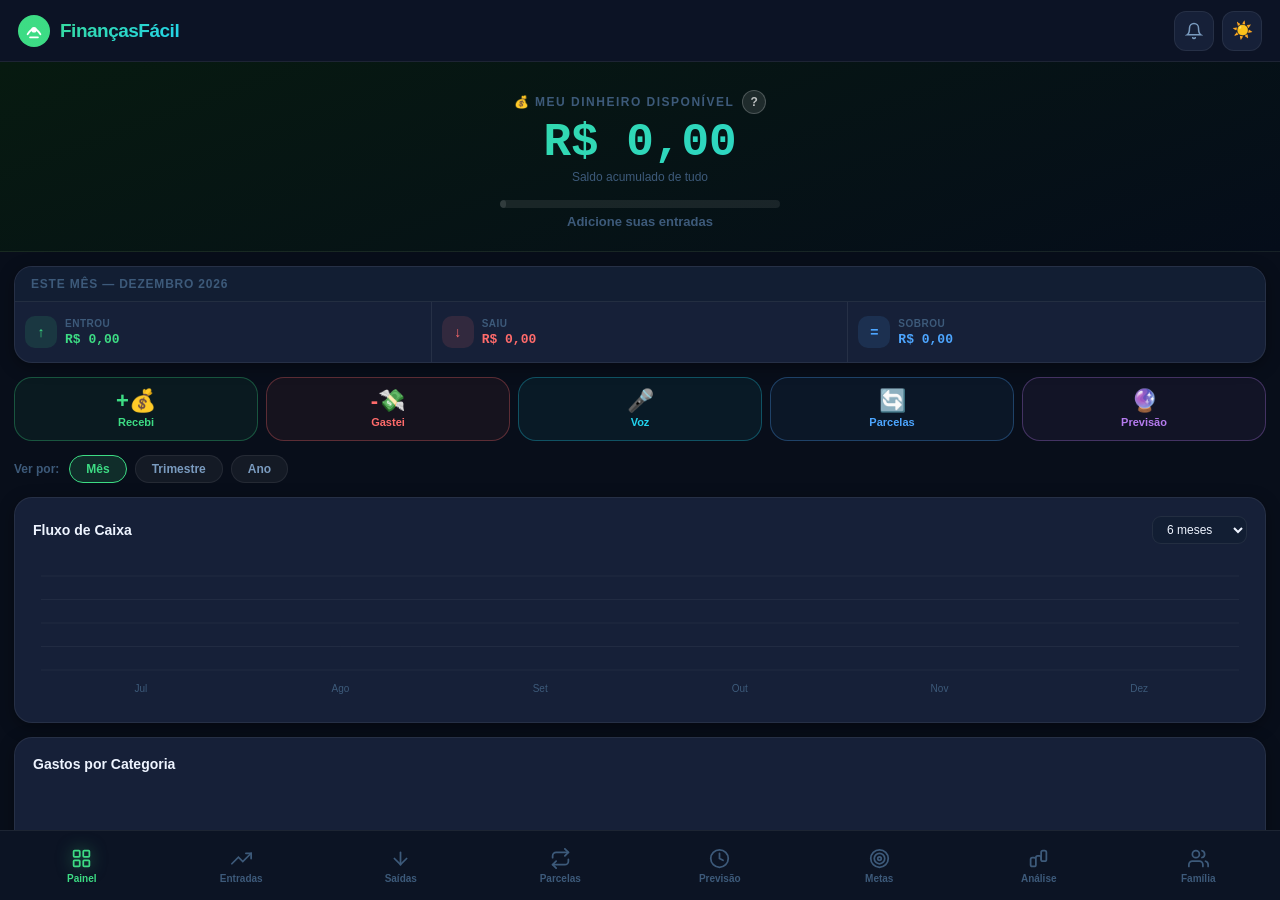
<file: index.html>
<!DOCTYPE html>
<html lang="pt-BR">
<head>
  <meta charset="UTF-8"/>
  <meta http-equiv="X-UA-Compatible" content="IE=edge"/>
  <meta name="viewport" content="width=device-width, initial-scale=1.0, maximum-scale=1.0, user-scalable=no"/>
  <meta name="theme-color" content="#080e1a"/>
  <meta name="apple-mobile-web-app-capable" content="yes"/>
  <meta name="apple-mobile-web-app-status-bar-style" content="black-translucent"/>
  <meta name="apple-mobile-web-app-title" content="FinançasFácil"/>
  <title>FinançasFácil</title>
  <link rel="manifest" href="manifest.json"/>
  <link rel="apple-touch-icon" href="icon-192.png"/>
  <link rel="icon" href="icon-192.png"/>

  

  <script>
    // Clear only OLD cache versions (not current ff-v10)
    if('caches' in window){
      caches.keys().then(keys=>
        keys.filter(k=>k!=='ff-v10').forEach(k=>caches.delete(k))
      );
    }
  </script>
  <link rel="stylesheet" href="app.css"/>
</head>
<body>

<div id="splash">
  <div class="splash-logo">
    <svg width="80" height="80" viewBox="0 0 80 80" fill="none">
      <circle cx="40" cy="40" r="40" fill="url(#sg)"/>
      <path d="M24 48 Q40 22 56 48" stroke="white" stroke-width="4" fill="none" stroke-linecap="round"/>
      <circle cx="40" cy="37" r="7" fill="white"/>
      <rect x="28" y="54" width="24" height="4" rx="2" fill="white"/>
      <defs><linearGradient id="sg" x1="0" y1="0" x2="80" y2="80"><stop offset="0%" stop-color="#3ddc84"/><stop offset="100%" stop-color="#06b6d4"/></linearGradient></defs>
    </svg>
  </div>
  <h1 class="splash-title">FinançasFácil</h1>
  <p class="splash-sub">Carregando seu painel...</p>
  <div class="splash-bar"><div class="splash-prog"></div></div>
</div>

<div id="installBanner" class="install-banner hidden">
  <div class="inst-icon">📲</div>
  <div class="inst-text"><strong>Instalar FinançasFácil</strong><span>Funciona offline após instalação</span></div>
  <button id="installBtn" class="btn-inst">⬇ Instalar</button>
  <button id="installClose" class="btn-inst-x">✕</button>
</div>

<!-- TOOLTIP AJUDA -->
<div id="helpTooltip" class="help-tooltip hidden">
  <div class="help-tooltip-content">
    <div class="help-tooltip-title" id="helpTitle"></div>
    <div class="help-tooltip-body" id="helpBody"></div>
    <button onclick="closeHelp()" class="help-close">Entendi ✓</button>
  </div>
</div>

<div id="app" class="app hidden">
  <header class="header">
    <div class="hbrand">
      <svg width="32" height="32" viewBox="0 0 80 80" fill="none">
        <circle cx="40" cy="40" r="40" fill="url(#hg)"/>
        <path d="M24 48 Q40 22 56 48" stroke="white" stroke-width="4.5" fill="none" stroke-linecap="round"/>
        <circle cx="40" cy="37" r="7" fill="white"/>
        <rect x="28" y="54" width="24" height="4" rx="2" fill="white"/>
        <defs><linearGradient id="hg" x1="0" y1="0" x2="80" y2="80"><stop offset="0%" stop-color="#3ddc84"/><stop offset="100%" stop-color="#06b6d4"/></linearGradient></defs>
      </svg>
      <span>FinançasFácil</span>
    </div>
    <div class="hactions">
      <button class="ibtn" id="notifBtn">
        <svg viewBox="0 0 24 24" fill="none" stroke="currentColor" stroke-width="2" stroke-linecap="round"><path d="M18 8A6 6 0 006 8c0 7-3 9-3 9h18s-3-2-3-9"/><path d="M13.73 21a2 2 0 01-3.46 0"/></svg>
        <span class="badge hidden" id="alertBadge">0</span>
      </button>
      <button class="ibtn" id="themeBtn">☀️</button>
    </div>
  </header>

  <div id="alertPanel" class="alert-panel hidden">
    <div class="ap-head"><h3>Alertas & Situação</h3><button onclick="closeAlerts()" class="ibtn">✕</button></div>
    <div id="alertList" class="ap-list"></div>
  </div>

  <main class="main">

    <!-- DASHBOARD -->
    <section id="page-dashboard" class="page active">

      <!-- HERO PRINCIPAL: SALDO ACUMULADO -->
      <div class="hero-main">
        <div class="hero-top-row">
          <div class="hero-lbl">💰 Meu dinheiro disponível</div>
          <button class="help-btn" onclick="showHelp('painel')">?</button>
        </div>
        <div class="hero-saldo-acu" id="saldoHistorico">R$ 0,00</div>
        <div class="hero-saldo-sub">Saldo acumulado de tudo</div>

        <!-- Barra visual de saúde -->
        <div class="hero-health-bar">
          <div class="hero-health-fill" id="healthFill"></div>
        </div>
        <div class="hero-health-label" id="healthLabel">Calculando...</div>
      </div>

      <!-- CARDS: O QUE ACONTECEU ESTE MÊS -->
      <div class="mes-resumo-card">
        <div class="mes-resumo-title" id="periodoLabel">Este mês — Junho 2026</div>
        <div class="mes-resumo-grid">
          <div class="mrs-item entrou">
            <div class="mrs-icon">↑</div>
            <div class="mrs-info">
              <div class="mrs-lbl">Entrou</div>
              <div class="mrs-val" id="dispEntradas">R$ 0,00</div>
            </div>
          </div>
          <div class="mrs-item saiu">
            <div class="mrs-icon">↓</div>
            <div class="mrs-info">
              <div class="mrs-lbl">Saiu</div>
              <div class="mrs-val" id="dispSaidas">R$ 0,00</div>
            </div>
          </div>
          <div class="mrs-item sobrou">
            <div class="mrs-icon">=</div>
            <div class="mrs-info">
              <div class="mrs-lbl">Sobrou</div>
              <div class="mrs-val" id="saldoDisplay">R$ 0,00</div>
            </div>
          </div>
        </div>
      </div>

      <!-- ALERTA: O QUE AINDA PRECISA PAGAR -->
      <div id="alertaPendente" class="alerta-pendente hidden">
        <div class="ap-icon">⚠️</div>
        <div class="ap-info">
          <div class="ap-titulo">Ainda precisa pagar este mês</div>
          <div class="ap-val" id="apVal">R$ 0,00</div>
        </div>
        <button class="ap-btn" onclick="goPage('parcelas')">Ver →</button>
      </div>

      <!-- AÇÕES RÁPIDAS -->
      <div class="acoes-rapidas">
        <button class="ar-btn green" onclick="openModal('entrada')">
          <span class="ar-icon">+💰</span>
          <span>Recebi</span>
        </button>
        <button class="ar-btn red" onclick="openModal('saida')">
          <span class="ar-icon">-💸</span>
          <span>Gastei</span>
        </button>
        <button class="ar-btn cyan" onclick="iniciarVoz()">
          <span class="ar-icon">🎤</span>
          <span>Voz</span>
        </button>
        <button class="ar-btn blue" onclick="goPage('parcelas')">
          <span class="ar-icon">🔄</span>
          <span>Parcelas</span>
        </button>
        <button class="ar-btn purple" onclick="goPage('previsao')">
          <span class="ar-icon">🔮</span>
          <span>Previsão</span>
        </button>
      </div>

      <!-- PERÍODO SELECTOR -->
      <div class="period-selector-row">
        <div class="psr-lbl">Ver por:</div>
        <div class="period-row" style="margin:0">
          <button class="pbtn active" data-p="mes">Mês</button>
          <button class="pbtn" data-p="trimestre">Trimestre</button>
          <button class="pbtn" data-p="ano">Ano</button>
        </div>
      </div>

      <!-- Hidden elements needed by JS -->
      <div style="display:none">
        <canvas id="scoreGauge" width="90" height="90"></canvas>
        <span id="scoreVal"></span><span id="scoreStatus"></span>
        <span id="bbEnt"></span><span id="bbSai"></span><span id="bbPar"></span>
        <span id="qEnt"></span><span id="qSai"></span><span id="qPar"></span>
        <span id="qPrev"></span><span id="mesAnteriorVal"></span>
        <span id="mesAnteriorLbl"></span><span id="mesAnteriorTend"></span>
        <span id="ceRows"></span><span id="ceTotal"></span>
      </div>

      <div class="card">
        <div class="card-head"><h3>Fluxo de Caixa</h3>
          <select id="chartMonths" class="sel-sm" onchange="drawFlow()"><option value="6">6 meses</option><option value="12">12 meses</option></select>
        </div>
        <canvas id="flowChart" height="140"></canvas>
      </div>
      <div class="card"><div class="card-head"><h3>Gastos por Categoria</h3></div><div id="catList"></div></div>
      <div class="card"><div class="card-head"><h3>🤖 Análise Inteligente</h3></div><div id="suggList"></div></div>
      <div class="card">
        <div class="card-head"><h3>Últimas Transações</h3><button class="lbtn" onclick="goPage('historico')">Ver todas →</button></div>
        <div id="recentTx"></div>
      </div>
    </section>

    <!-- ENTRADAS -->
    <section id="page-entradas" class="page">
      <div class="phero green-hero">
        <div class="phero-head"><h2>💰 Entradas</h2><button class="help-btn" onclick="showHelp('entradas')">?</button></div>
        <div class="htotal green-t" id="entTotal">R$ 0,00</div>
      </div>
      <button class="fab" onclick="openModal('entrada')">+ Nova Entrada</button>
      <div id="entList" class="txlist pad"></div>
    </section>

    <!-- SAÍDAS -->
    <section id="page-saidas" class="page">
      <div class="phero red-hero">
        <div class="phero-head"><h2>💸 Saídas</h2><button class="help-btn" onclick="showHelp('saidas')">?</button></div>
        <div class="htotal red-t" id="saiTotal">R$ 0,00</div>
        <div class="htotal-sub">Saldo após saídas: <span id="saiSaldo" style="font-weight:800">R$ 0,00</span></div>
      </div>
      <button class="fab" onclick="openModal('saida')">+ Nova Saída</button>
      <div id="saiList" class="txlist pad"></div>
    </section>

    <!-- PARCELAS -->
    <section id="page-parcelas" class="page">
      <div class="phero blue-hero">
        <div class="phero-head"><h2>🔄 Parcelamentos</h2><button class="help-btn" onclick="showHelp('parcelas')">?</button></div>
        <div class="htotal blue-t" id="parTotal">R$ 0,00 / mês</div>
      </div>
      <div id="parList"></div>
    </section>

    <!-- PREVISÃO -->
    <section id="page-previsao" class="page">
      <div class="prev-hero">
        <div class="phero-head"><h2>🔮 Previsão Financeira</h2><button class="help-btn light" onclick="showHelp('previsao')">?</button></div>
        <div class="prev-saldo neu" id="prevSaldo">R$ 0,00</div>
        <div class="prev-meta">
          <span>↑ <span id="prevEntTotal" style="color:var(--green);font-weight:700">R$ 0,00</span></span>
          <span>↓ <span id="prevSaiTotal" style="color:var(--red);font-weight:700">R$ 0,00</span></span>
        </div>
      </div>
      <div class="prev-month-nav">
        <button onclick="prevChangeMonth(-1)">‹ Ant.</button>
        <span id="prevMonthLabel">—</span>
        <button onclick="prevChangeMonth(1)">Próx. ›</button>
      </div>
      <div class="prev-tip">💡 Simule entradas e saídas. Parcelas com vencimento no mês são carregadas automaticamente.</div>
      <div class="prev-section">
        <h3>💰 Entradas Previstas</h3>
        <div class="prev-add-row">
          <input type="text" id="prevEntDesc" placeholder="Ex: Salário, Bônus..." class="inp"/>
          <input type="number" id="prevEntVal" placeholder="R$" step="0.01" class="inp" style="width:100px"/>
          <button class="prev-btn-add" onclick="addPrevItem('entrada')">+ Add</button>
        </div>
        <div id="prevEntList"></div>
      </div>
      <div class="prev-section">
        <h3>💸 Saídas Previstas</h3>
        <div class="prev-add-row">
          <input type="text" id="prevSaiDesc" placeholder="Ex: Água, Luz, Aluguel..." class="inp"/>
          <input type="number" id="prevSaiVal" placeholder="R$" step="0.01" class="inp" style="width:100px"/>
          <button class="prev-btn-add red" onclick="addPrevItem('saida')">+ Add</button>
        </div>
        <div id="prevSaiList"></div>
      </div>
      <div class="prev-summary">
        <div class="prev-sum-row"><span class="prev-sum-lbl">Total entradas</span><span class="prev-sum-val green-t" id="sumEnt">R$ 0,00</span></div>
        <div class="prev-sum-row"><span class="prev-sum-lbl">Total saídas</span><span class="prev-sum-val red-t" id="sumSai">R$ 0,00</span></div>
        <div class="prev-sum-row"><span class="prev-sum-lbl" style="font-weight:800;color:var(--text)">Saldo previsto</span><span class="prev-sum-val" id="sumSaldo">R$ 0,00</span></div>
      </div>
      <div class="card" style="margin-top:0"><div class="card-head"><h3>🤖 Análise da Previsão</h3></div><div id="prevAnalise"></div></div>
    </section>

    <!-- METAS & SONHOS -->
    <section id="page-metas" class="page">
      <div class="phero" style="background:linear-gradient(160deg,#1a1205,#0e0c04)">
        <div class="phero-head"><h2>🎯 Metas & Sonhos</h2><button class="help-btn" onclick="showHelp('metas')">?</button></div>
        <div class="htotal" style="color:var(--gold)">Planeje seu futuro</div>
      </div>

      <!-- Tabs metas -->
      <div class="par-tabs" style="margin:14px">
        <button class="par-tab active" onclick="setMetaTab('metas',this)">🎯 Metas</button>
        <button class="par-tab" onclick="setMetaTab('investimentos',this)">📈 Investimentos</button>
        <button class="par-tab" onclick="setMetaTab('sonhos',this)">✨ Sonhos</button>
      </div>

      <!-- METAS -->
      <div id="tab-metas">
        <div class="sim-block">
          <h3>+ Nova Meta</h3>
          <div class="fg"><label>Nome da meta</label><input type="text" id="metaNome" placeholder="Ex: Viagem, Reforma..." class="inp"/></div>
          <div class="fg"><label>Valor necessário (R$)</label><input type="number" id="metaVal" placeholder="Ex: 15000" class="inp"/></div>
          <div class="fg"><label>Valor já guardado (R$)</label><input type="number" id="metaGuardado" placeholder="0" class="inp" value="0"/></div>
          <div class="fg"><label>Data alvo</label><input type="date" id="metaData" class="inp"/></div>
          <div class="fg"><label>Categoria</label>
            <select id="metaCat" class="inp">
              <option value="Geral">Geral</option><option value="Viagem">✈️ Viagem</option>
              <option value="Moradia">🏠 Moradia</option><option value="Veículo">🚗 Veículo</option>
              <option value="Educação">📚 Educação</option><option value="Saúde">💊 Saúde</option>
              <option value="Reserva">🏦 Reserva de Emergência</option>
            </select>
          </div>
          <button class="btnp full" onclick="addMeta()">+ Adicionar Meta</button>
        </div>
        <div id="metasList" style="padding:0 14px"></div>

        <!-- Simulador economia -->
        <div class="sim-block">
          <h3>📊 Simular Economia</h3>
          <div class="fg"><label>Meta (R$)</label><input type="number" id="simMeta" placeholder="Ex: 5000" class="inp"/></div>
          <div class="fg"><label>Poupar por mês (R$)</label><input type="number" id="simPoup" placeholder="Ex: 500" class="inp"/></div>
          <div class="fg"><label>Rendimento ao mês (%)</label><input type="number" id="simTaxa" step="0.1" class="inp" value="0.8"/></div>
          <button class="btnp" onclick="calcEco()">🔍 Simular</button>
          <div id="ecoRes" class="simres hidden"></div>
        </div>
        <div class="sim-block">
          <h3>💳 Simular Crédito (Tabela Price)</h3>
          <div class="fg"><label>Valor do empréstimo (R$)</label><input type="number" id="credVal" placeholder="Ex: 10000" class="inp"/></div>
          <div class="fg"><label>Número de parcelas</label><input type="number" id="credN" placeholder="Ex: 12" class="inp"/></div>
          <div class="fg"><label>Taxa mensal (%)</label><input type="number" id="credTax" step="0.1" class="inp" value="2.5"/></div>
          <button class="btnp" onclick="calcCred()">🔍 Calcular</button>
          <div id="credRes" class="simres hidden"></div>
        </div>
      </div>

      <!-- INVESTIMENTOS -->
      <div id="tab-investimentos" style="display:none">
        <div class="sim-block">
          <h3>+ Novo Investimento</h3>
          <div class="fg"><label>Descrição</label><input type="text" id="invNome" placeholder="Ex: CDB Banco X, Tesouro..." class="inp"/></div>
          <div class="fg"><label>Valor investido (R$)</label><input type="number" id="invValor" placeholder="Ex: 1000" class="inp"/></div>
          <div class="fg"><label>Rendimento anual esperado (%)</label><input type="number" id="invRend" placeholder="Ex: 12" step="0.1" class="inp"/></div>
          <div class="fg"><label>Data de início</label><input type="date" id="invData" class="inp"/></div>
          <button class="btnp full" onclick="addInvestimento()">+ Adicionar</button>
        </div>
        <div id="invList" style="padding:0 14px"></div>
      </div>

      <!-- SONHOS -->
      <div id="tab-sonhos" style="display:none">
        <div class="prev-tip" style="margin:14px">✨ Registre seus sonhos e visualize o custo estimado. Inspire-se a alcançá-los!</div>
        <div class="sim-block">
          <h3>+ Novo Sonho</h3>
          <div class="fg"><label>Sonho</label><input type="text" id="sonhoNome" placeholder="Ex: Casa própria, Viagem à Europa..." class="inp"/></div>
          <div class="fg"><label>Custo estimado (R$)</label><input type="number" id="sonhoValor" placeholder="Ex: 300000" class="inp"/></div>
          <div class="fg"><label>Emoji</label><input type="text" id="sonhoEmoji" placeholder="🏠" class="inp" style="font-size:24px;text-align:center" maxlength="2"/></div>
          <button class="btnp full" onclick="addSonho()">+ Adicionar Sonho</button>
        </div>
        <div id="sonhosList" style="padding:0 14px"></div>
      </div>
    </section>

    <!-- FAMÍLIA -->
    <section id="page-familia" class="page">
      <div class="fam-hero">
        <div class="phero-head"><h2>👨‍👩‍👧 Orçamento Familiar</h2><button class="help-btn light" onclick="showHelp('familia')">?</button></div>
        <p>Consolide os dados da família via QR Code ou código.</p>
      </div>
      <div class="fam-section">
        <h3>👤 Meu Perfil</h3>
        <p>Nome para identificar seus dados ao compartilhar.</p>
        <div style="display:flex;gap:8px;margin-bottom:12px">
          <input type="text" id="meuNome" placeholder="Seu nome..." class="inp" style="flex:1"/>
          <button class="btnp" onclick="salvarNome()">Salvar</button>
        </div>
        <div class="fam-mes-row">
          <label>Mês do consolidado</label>
          <select id="famMesSel" class="par-mes-sel" onchange="renderFamilia()"></select>
        </div>
      </div>
      <div style="margin:0 14px 14px">
        <div class="fam-qr-section">
          <button class="fam-qr-btn generate" onclick="abrirQRGerar()">
            <span class="btn-icon-big">📲</span><span>Gerar QR Code</span>
          </button>
          <button class="fam-qr-btn scan" onclick="abrirQRLer()">
            <span class="btn-icon-big">📷</span><span>Ler QR Code</span>
          </button>
        </div>
        <div class="fam-section" style="margin:0">
          <h3>📥 Importar por código</h3>
          <p>Cole o código recebido por WhatsApp ou e-mail.</p>
          <textarea id="importCode" class="import-area" placeholder="Cole o código aqui..."></textarea>
          <button class="btnp full" onclick="importarMembro()" style="margin-top:10px">✅ Importar</button>
        </div>
      </div>
      <div id="famPainel"></div>
    </section>


    <!-- ANÁLISE IA -->
    <section id="page-analise" class="page">
      <div class="analise-hero">
        <div class="phero-head"><h2>🧠 Análise Financeira</h2><button class="help-btn light" onclick="showHelp('analise')">?</button></div>
        <p>Análise completa da sua situação econômica com plano de ação personalizado.</p>
      </div>

      <button class="analise-btn-big" id="btnAnalise" onclick="executarAnalise()">
        🔍 Analisar Minha Situação Financeira
      </button>

      <div id="analiseResultado">
        <div class="analise-empty">
          <div class="eic">🧠</div>
          <p>Clique no botão acima para gerar sua análise completa</p>
        </div>
      </div>

      <div class="rel-btn-row" id="relBtns" style="display:none">
        <button class="rel-btn html-btn" onclick="gerarRelatorioHTML()">
          <span class="rel-icon">📄</span>
          <span>Relatório HTML</span>
          <span style="font-size:10px;opacity:.7">Abrir no navegador</span>
        </button>
        <button class="rel-btn pdf-btn" onclick="gerarRelatorioPDF()">
          <span class="rel-icon">🖨️</span>
          <span>Imprimir / PDF</span>
          <span style="font-size:10px;opacity:.7">Salvar como PDF</span>
        </button>
      </div>
    </section>

    <!-- HISTÓRICO -->
    <section id="page-historico" class="page">
      <div class="phero dark-hero"><h2>📋 Histórico</h2></div>
      <div class="fbar">
        <select id="fTipo" class="fsel" onchange="renderHist()"><option value="todos">Todos</option><option value="entrada">Entradas</option><option value="saida">Saídas</option><option value="parcela">Parcelas</option></select>
        <select id="fMes" class="fsel" onchange="renderHist()"><option value="todos">Todos os meses</option></select>
        <input type="text" id="fBusca" class="finp" placeholder="🔍 Buscar..." oninput="renderHist()"/>
      </div>
      <div id="histList" class="txlist pad"></div>
    </section>

  </main>

  <!-- NAV -->
  <nav class="bnav" style="overflow-x:auto;justify-content:flex-start;gap:0;padding:0 2px">
    <button class="ni active" data-page="dashboard" style="min-width:52px">
      <svg viewBox="0 0 24 24" fill="none" stroke="currentColor" stroke-width="2" stroke-linecap="round"><rect x="3" y="3" width="7" height="7" rx="1"/><rect x="14" y="3" width="7" height="7" rx="1"/><rect x="14" y="14" width="7" height="7" rx="1"/><rect x="3" y="14" width="7" height="7" rx="1"/></svg>
      <span>Painel</span>
    </button>
    <button class="ni" data-page="entradas" style="min-width:52px">
      <svg viewBox="0 0 24 24" fill="none" stroke="currentColor" stroke-width="2" stroke-linecap="round"><polyline points="23 6 13.5 15.5 8.5 10.5 1 18"/><polyline points="17 6 23 6 23 12"/></svg>
      <span>Entradas</span>
    </button>
    <button class="ni" data-page="saidas" style="min-width:52px">
      <svg viewBox="0 0 24 24" fill="none" stroke="currentColor" stroke-width="2" stroke-linecap="round"><line x1="12" y1="5" x2="12" y2="19"/><polyline points="19 12 12 19 5 12"/></svg>
      <span>Saídas</span>
    </button>
    <button class="ni" data-page="parcelas" style="min-width:52px">
      <svg viewBox="0 0 24 24" fill="none" stroke="currentColor" stroke-width="2" stroke-linecap="round" stroke-linejoin="round"><polyline points="17 1 21 5 17 9"/><path d="M3 11V9a4 4 0 014-4h14"/><polyline points="7 23 3 19 7 15"/><path d="M21 13v2a4 4 0 01-4 4H3"/></svg>
      <span>Parcelas</span>
    </button>
    <button class="ni" data-page="previsao" style="min-width:52px">
      <svg viewBox="0 0 24 24" fill="none" stroke="currentColor" stroke-width="2" stroke-linecap="round"><circle cx="12" cy="12" r="10"/><path d="M12 6v6l4 2"/></svg>
      <span>Previsão</span>
    </button>
    <button class="ni" data-page="metas" style="min-width:52px">
      <svg viewBox="0 0 24 24" fill="none" stroke="currentColor" stroke-width="2" stroke-linecap="round"><circle cx="12" cy="12" r="10"/><circle cx="12" cy="12" r="6"/><circle cx="12" cy="12" r="2"/></svg>
      <span>Metas</span>
    </button>
    <button class="ni" data-page="analise" style="min-width:52px">
      <svg viewBox="0 0 24 24" fill="none" stroke="currentColor" stroke-width="2" stroke-linecap="round"><path d="M9 19v-6a2 2 0 00-2-2H5a2 2 0 00-2 2v6a2 2 0 002 2h2a2 2 0 002-2z"/><path d="M15 13v-2a2 2 0 00-2-2h-2a2 2 0 00-2 2"/><path d="M21 13v-8a2 2 0 00-2-2h-2a2 2 0 00-2 2v8a2 2 0 002 2h2a2 2 0 002-2z"/></svg>
      <span>Análise</span>
    </button>
    <button class="ni" data-page="familia" style="min-width:52px">
      <svg viewBox="0 0 24 24" fill="none" stroke="currentColor" stroke-width="2" stroke-linecap="round"><path d="M17 21v-2a4 4 0 00-4-4H5a4 4 0 00-4 4v2"/><circle cx="9" cy="7" r="4"/><path d="M23 21v-2a4 4 0 00-3-3.87"/><path d="M16 3.13a4 4 0 010 7.75"/></svg>
      <span>Família</span>
    </button>
  </nav>
</div>

<!-- MODAL TRANSAÇÃO -->
<!-- VOICE INPUT OVERLAY -->
<div class="voice-ov" id="voiceOv">
  <div class="voice-waves" id="voiceWaves">
    <div class="voice-wave"></div><div class="voice-wave"></div><div class="voice-wave"></div>
    <div class="voice-wave"></div><div class="voice-wave"></div><div class="voice-wave"></div>
    <div class="voice-wave"></div><div class="voice-wave"></div>
  </div>
  <div class="voice-texto" id="voiceTexto">Ouvindo…</div>
  <div class="voice-sub" id="voiceSub">Fale a transação naturalmente</div>
  <div class="voice-dicas">
    <div class="voice-dica" onclick="voiceSimular('gasolina cinquenta reais')">⛽ "Gasolina 50 reais"</div>
    <div class="voice-dica" onclick="voiceSimular('entrada de cinco mil salário')">💼 "Entrada 5000 salário"</div>
    <div class="voice-dica" onclick="voiceSimular('mercado cento e vinte reais')">🛒 "Mercado 120 reais"</div>
    <div class="voice-dica" onclick="voiceSimular('aluguel mil e duzentos reais')">🏠 "Aluguel 1200 reais"</div>
    <div class="voice-dica" onclick="voiceSimular('farmácia trinta e cinco reais')">💊 "Farmácia 35 reais"</div>
    <div class="voice-dica" onclick="voiceSimular('freelance recebido dois mil')">💻 "Freelance 2000"</div>
  </div>
  <button class="voice-cancelar" onclick="voiceCancelar()">✕ Cancelar</button>
</div>

<div id="modal" class="modal-ov hidden">
  <div class="modal-box">
    <div class="modal-head"><h3 id="modalTitle">Nova Transação</h3><button onclick="closeModal()" class="ibtn">✕</button></div>
    <div class="modal-body">
      <input type="hidden" id="txId"/><input type="hidden" id="txTipo"/>
      <div class="fg" id="typeGrp" style="display:none">
        <label>Tipo de parcelamento</label>
        <div class="type-sel">
          <button class="type-opt sel-credit" data-type="credcard" onclick="selectType(this,'credcard')">💳<br>Crediário</button>
          <button class="type-opt" data-type="financing" onclick="selectType(this,'financing')">🏦<br>Financiamento</button>
          <button class="type-opt" data-type="credit" onclick="selectType(this,'credit')">🔄<br>Cartão</button>
        </div>
      </div>
      <div class="fg"><label>Descrição *</label><input type="text" id="txDesc" placeholder="Ex: Salário, Aluguel..." class="inp"/></div>
      <div class="fg" id="valSingle"><label>Valor (R$) *</label><input type="number" id="txVal" placeholder="0,00" step="0.01" class="inp"/></div>
      <div id="valDual" style="display:none">
        <div class="fg" id="parcelNGrp">
          <label>Número de parcelas *</label>
          <input type="number" id="txParc" placeholder="Ex: 12" min="1" max="360" class="inp" value="1" oninput="calcDual('n')"/>
        </div>
        <div class="val-dual-lbl">Valor — preencha um campo, o outro calcula automático</div>
        <div class="val-dual">
          <div><input type="number" id="vTotal" placeholder="Valor total (R$)" step="0.01" class="inp" oninput="calcDual('total')"/><div class="val-sub">Total da dívida</div></div>
          <div><input type="number" id="vParc" placeholder="Valor da parcela (R$)" step="0.01" class="inp" oninput="calcDual('parc')"/><div class="val-sub">Por parcela</div></div>
        </div>
        <div class="fg" style="margin-top:14px">
          <label>Dia de vencimento (1 a 31)</label>
          <input type="number" id="txDiaVenc" placeholder="Ex: 5 (dia 5 de cada mês)" min="1" max="31" class="inp"/>
          <div style="font-size:11px;color:var(--text3);margin-top:4px">Se não preenchido, usa o dia da data de início</div>
        </div>
      </div>
      <div class="fg"><label>Data de início *</label><input type="date" id="txData" class="inp"/></div>
      <div class="fg">
        <label>Categoria</label>
        <select id="txCat" class="inp">
          <option>Geral</option><option>🍔 Alimentação</option><option>🏠 Moradia</option>
          <option>🚗 Transporte</option><option>💊 Saúde</option><option>📚 Educação</option>
          <option>🎮 Lazer</option><option>👕 Vestuário</option><option>💼 Salário</option>
          <option>💻 Freelance</option><option>📈 Investimentos</option><option>🔖 Outros</option>
        </select>
      </div>
      <div class="fg" id="parcelGrp" style="display:none">
        <label>Número de parcelas (1 = à vista)</label>
        <input type="number" id="txParcSaida" placeholder="1" min="1" max="360" class="inp" value="1"/>
      </div>
      <div class="fg" id="recGrp">
        <label>Recorrência</label>
        <select id="txRec" class="inp">
          <option value="nenhuma">Sem recorrência</option><option value="mensal">Mensal</option>
          <option value="quinzenal">Quinzenal</option><option value="semanal">Semanal</option><option value="anual">Anual</option>
        </select>
      </div>
      <div class="fg"><label>Observação</label><textarea id="txObs" placeholder="Opcional..." class="inp" rows="2"></textarea></div>
      <button class="btnp full" onclick="salvar()">💾 Salvar</button>
    </div>
  </div>
</div>

<!-- MODAL EDITAR PARCELA -->
<div id="parModal" class="modal-ov hidden">
  <div class="modal-box">
    <div class="modal-head"><h3>✏️ Editar Parcelamento</h3><button onclick="fecharParModal()" class="ibtn">✕</button></div>
    <div class="modal-body">
      <input type="hidden" id="parEditId"/>
      <div class="fg"><label>Descrição *</label><input type="text" id="parEditDesc" class="inp"/></div>
      <div class="fg"><label>Número de parcelas</label><input type="number" id="parEditN" class="inp" readonly style="opacity:.6"/></div>
      <div class="fg"><label>Valor da parcela (R$) *</label><input type="number" id="parEditValParc" step="0.01" class="inp" oninput="parEditCalc('parc')"/></div>
      <div class="fg"><label>Valor total (R$)</label><input type="number" id="parEditValTotal" step="0.01" class="inp" oninput="parEditCalc('total')"/></div>
      <div class="fg"><label>Dia de vencimento (1 a 31)</label><input type="number" id="parEditDiaVenc" min="1" max="31" class="inp" placeholder="Ex: 5"/></div>
      <div class="fg"><label>Categoria</label>
        <select id="parEditCat" class="inp">
          <option>Geral</option><option>🍔 Alimentação</option><option>🏠 Moradia</option>
          <option>🚗 Transporte</option><option>💊 Saúde</option><option>📚 Educação</option>
          <option>🎮 Lazer</option><option>👕 Vestuário</option><option>🔖 Outros</option>
        </select>
      </div>
      <div class="fg"><label>Tipo</label>
        <select id="parEditTipo" class="inp">
          <option value="credcard">💳 Crediário</option>
          <option value="financing">🏦 Financiamento</option>
          <option value="credit">🔄 Cartão</option>
        </select>
      </div>
      <button class="btnp full" onclick="salvarParEdit()">💾 Salvar alterações</button>
    </div>
  </div>
</div>

<!-- MODAL APONTAMENTO PARCELA -->
<div id="pagModal" class="modal-ov hidden">
  <div class="modal-box">
    <div class="modal-head">
      <h3 id="pagModalTitle">📋 Apontar Parcela</h3>
      <button onclick="fecharPagModal()" class="ibtn">✕</button>
    </div>
    <div class="modal-body">
      <input type="hidden" id="pagParId"/>
      <input type="hidden" id="pagIdx"/>

      <!-- INFO DA PARCELA -->
      <div class="pag-par-info">
        <div class="pag-desc" id="pagDescInfo"></div>
        <div style="display:flex;justify-content:space-between;align-items:center;margin-top:6px">
          <div class="pag-val" id="pagValInfo"></div>
          <div id="pagVencInfo" style="font-size:12px;color:var(--text3);font-weight:600"></div>
        </div>
      </div>

      <!-- STEP 1: Escolha -->
      <div id="pagStep1">
        <div style="font-size:13px;color:var(--text2);margin-bottom:14px;text-align:center;font-weight:600">O que aconteceu com esta parcela?</div>
        <div style="display:grid;gap:10px">
          <button class="pag-choice-btn pago" onclick="escolherApontamento('pago')">
            <span style="font-size:24px">✅</span>
            <div>
              <div style="font-weight:800;font-size:15px">Paguei</div>
              <div style="font-size:12px;opacity:.8">Registrar data e valor pago</div>
            </div>
          </button>
          <button class="pag-choice-btn atrasado" onclick="escolherApontamento('atrasado')">
            <span style="font-size:24px">⚠️</span>
            <div>
              <div style="font-weight:800;font-size:15px">Está atrasada</div>
              <div style="font-size:12px;opacity:.8">Marcar como em atraso</div>
            </div>
          </button>
          <button class="pag-choice-btn pendente" onclick="escolherApontamento('pendente')">
            <span style="font-size:24px">⏳</span>
            <div>
              <div style="font-weight:800;font-size:15px">Ainda pendente</div>
              <div style="font-size:12px;opacity:.8">Manter como pendente</div>
            </div>
          </button>
        </div>
      </div>

      <!-- STEP 2: Detalhes pagamento -->
      <div id="pagStep2" style="display:none">
        <button onclick="voltarStep1()" style="background:none;border:none;color:var(--cyan);font-size:13px;font-weight:700;cursor:pointer;font-family:var(--font);margin-bottom:16px;padding:0">← Voltar</button>
        <div class="fg"><label>Data do pagamento *</label><input type="date" id="pagData" class="inp"/></div>
        <div class="fg">
          <label>Valor pago (R$) *</label>
          <input type="number" id="pagValor" step="0.01" class="inp"/>
          <div style="font-size:11px;color:var(--text3);margin-top:4px">💡 Deixe igual à parcela se pagou o valor exato</div>
        </div>
        <button class="btnp full" onclick="confirmarPagamento()">✅ Confirmar pagamento</button>
      </div>

      <!-- STEP 3: Confirmar atraso -->
      <div id="pagStep3" style="display:none">
        <div style="background:var(--redb);border:1px solid var(--red);border-radius:14px;padding:16px;text-align:center;margin-bottom:16px">
          <div style="font-size:32px;margin-bottom:8px">⚠️</div>
          <div style="font-size:15px;font-weight:800;color:var(--red);margin-bottom:4px">Parcela em Atraso</div>
          <div style="font-size:13px;color:var(--text2)" id="pagAtrasadoInfo"></div>
        </div>
        <button class="btnp full" style="background:linear-gradient(135deg,#ef4444,#dc2626);color:#fff" onclick="confirmarAtrasado()">⚠️ Confirmar como Atrasada</button>
        <button onclick="voltarStep1()" style="display:block;width:100%;margin-top:10px;background:none;border:1px solid var(--border);color:var(--text2);border-radius:12px;padding:12px;font-size:13px;font-weight:700;cursor:pointer;font-family:var(--font)">← Voltar</button>
      </div>
    </div>
  </div>
</div>

<!-- MODAL QR GERAR -->
<div id="qrGerarModal" class="qr-modal-ov hidden">
  <div class="qr-modal-box">
    <h3>📲 Seu QR Code do Mês</h3>
    <p>Peça ao familiar para escanear com o app.</p>
    <div id="qrCodeDiv" style="display:flex;justify-content:center;margin-bottom:16px"></div>
    <div style="background:var(--bg3);border-radius:10px;padding:10px;margin-bottom:14px;font-size:11px;color:var(--text3);word-break:break-all;max-height:60px;overflow:hidden" id="qrCodeTxt"></div>
    <div class="qr-actions">
      <button onclick="copiarCodigoQR()" style="background:var(--surface2);color:var(--text);border:1px solid var(--border2)">📋 Copiar código</button>
      <button onclick="compartilharQR()" style="background:#25d366;color:#fff">💬 WhatsApp</button>
    </div>
    <button onclick="fecharQRGerar()" style="width:100%;margin-top:10px;background:transparent;border:1px solid var(--border);color:var(--text3);border-radius:12px;padding:10px;cursor:pointer;font-family:var(--font)">✕ Fechar</button>
  </div>
</div>

<!-- MODAL QR LER -->
<div id="qrLerModal" class="qr-modal-ov hidden">
  <div class="qr-modal-box">
    <h3>📷 Escanear QR Code</h3>
    <p>Aponte para o QR Code do familiar.</p>
    <div class="qr-scan-area" id="qrScanArea">
      <video id="qrVideo" playsinline autoplay muted></video>
      <div class="qr-scan-frame"></div>
      <div class="qr-scan-line"></div>
      <div class="qr-scan-corner tl"></div><div class="qr-scan-corner tr"></div>
      <div class="qr-scan-corner bl"></div><div class="qr-scan-corner br"></div>
    </div>
    <div id="qrScanStatus" style="font-size:13px;color:var(--text2);margin-bottom:12px">Aguardando câmera...</div>
    <button onclick="fecharQRLer()" style="width:100%;background:var(--surface2);border:1px solid var(--border2);color:var(--text);border-radius:12px;padding:12px;font-size:14px;font-weight:700;cursor:pointer;font-family:var(--font)">✕ Cancelar</button>
  </div>
</div>

<!-- TOOLTIP AJUDA -->
<div id="helpTooltip" class="help-tooltip hidden">
  <div class="help-overlay" onclick="closeHelp()"></div>
  <div class="help-tooltip-content">
    <div class="help-tooltip-title" id="helpTitle"></div>
    <div class="help-tooltip-body" id="helpBody"></div>
    <button onclick="closeHelp()" class="help-close">Entendi ✓</button>
  </div>
</div>

<div id="toast" class="toast hidden"></div>
<script src="db.js"></script>
<script src="charts.js"></script>
<script src="app.js"></script>
<script defer>function loadQR(cb){if(window.QRCode){cb&&cb();return;}var s=document.createElement("script");s.src="https://cdnjs.cloudflare.com/ajax/libs/qrcodejs/1.0.0/qrcode.min.js";s.onload=cb;document.head.appendChild(s);}</script>
</body>
</html>
</file>
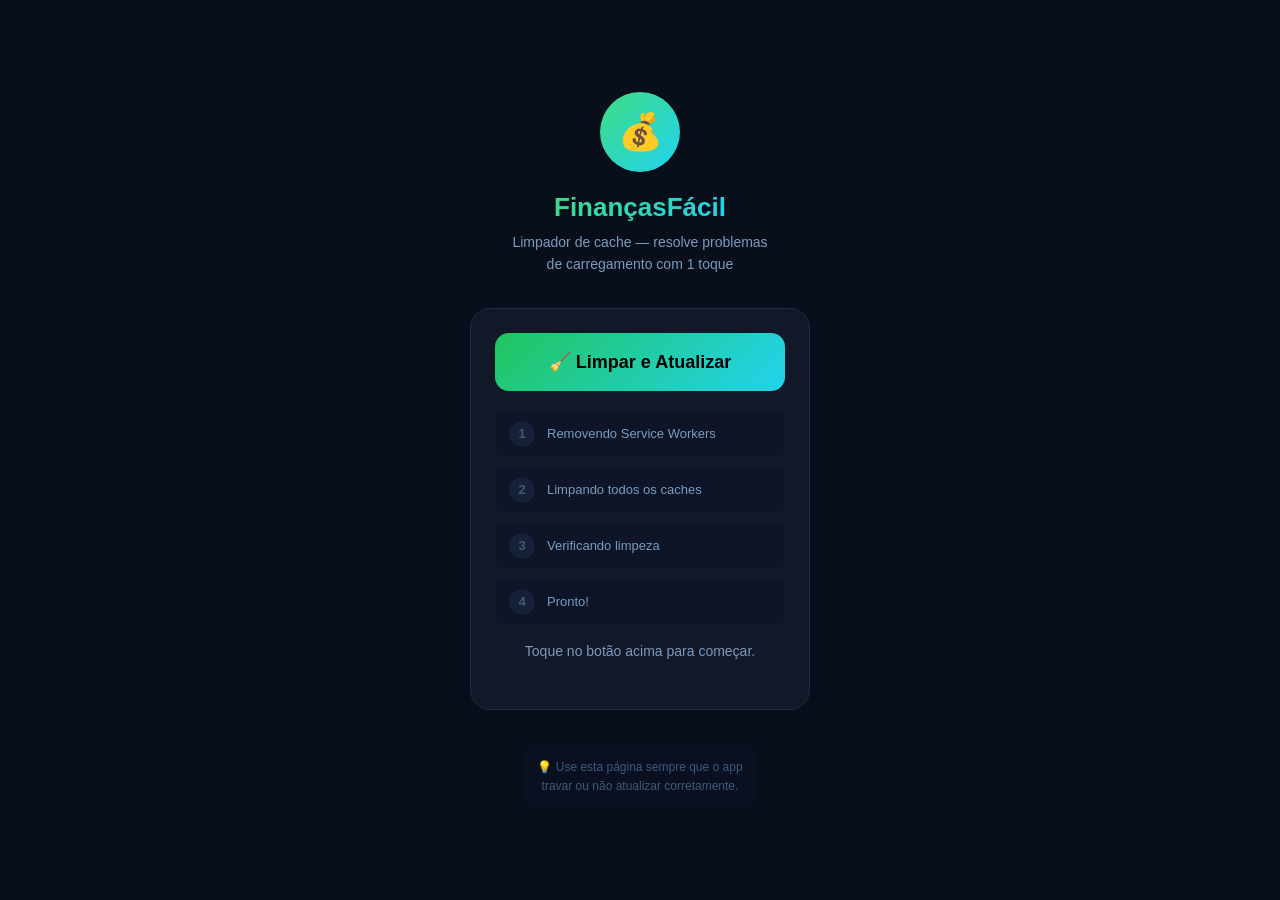
<file: limpar.html>
<!DOCTYPE html>
<html lang="pt-BR">
<head>
<meta charset="UTF-8"/>
<meta name="viewport" content="width=device-width, initial-scale=1.0"/>
<title>Limpar Cache — FinançasFácil</title>
<style>
*{box-sizing:border-box;margin:0;padding:0}
body{font-family:-apple-system,BlinkMacSystemFont,'Segoe UI',Roboto,sans-serif;background:#080e1a;color:#eef4ff;min-height:100vh;display:flex;flex-direction:column;align-items:center;justify-content:center;padding:24px;text-align:center}
.logo{width:80px;height:80px;background:linear-gradient(135deg,#3ddc84,#22d3ee);border-radius:50%;display:flex;align-items:center;justify-content:center;font-size:36px;margin:0 auto 20px;animation:pulse 2s ease infinite}
@keyframes pulse{0%,100%{transform:scale(1)}50%{transform:scale(1.05)}}
h1{font-size:26px;font-weight:800;background:linear-gradient(135deg,#3ddc84,#22d3ee);-webkit-background-clip:text;-webkit-text-fill-color:transparent;margin-bottom:8px}
.sub{color:#7a9bbf;font-size:14px;margin-bottom:32px;line-height:1.6}
.card{background:#111827;border:1px solid #1c2d45;border-radius:20px;padding:24px;max-width:340px;width:100%;margin-bottom:20px}
.btn-main{display:block;width:100%;background:linear-gradient(135deg,#22c55e,#22d3ee);color:#000;border:none;border-radius:14px;padding:18px;font-size:18px;font-weight:800;cursor:pointer;font-family:inherit;transition:all .2s;margin-bottom:0}
.btn-main:active{transform:scale(.97)}
.btn-main:disabled{opacity:.5;cursor:not-allowed}
.btn-open{display:none;width:100%;background:linear-gradient(135deg,#22c55e,#22d3ee);color:#000;border:none;border-radius:14px;padding:18px;font-size:18px;font-weight:800;cursor:pointer;font-family:inherit;text-decoration:none;text-align:center;margin-top:12px}
.steps{margin-top:20px;display:flex;flex-direction:column;gap:10px}
.step{display:flex;align-items:center;gap:12px;padding:10px 14px;border-radius:12px;background:#0d1526;font-size:13px;color:#7a9bbf;transition:all .3s}
.step.done{background:#0d2a18;color:#3ddc84}
.step.active{background:#1a2a0d;color:#fbbf24}
.step.error{background:#2a0d0d;color:#ff6b6b}
.si{width:26px;height:26px;border-radius:50%;display:flex;align-items:center;justify-content:center;font-size:13px;font-weight:800;flex-shrink:0;background:#162038;color:#3d5a7a}
.step.done .si{background:#0d3a20;color:#3ddc84}
.step.active .si{background:#1a3a0d;color:#fbbf24;animation:spin .6s linear infinite}
@keyframes spin{to{transform:rotate(360deg)}}
.status-msg{margin-top:16px;font-size:14px;min-height:44px;color:#7a9bbf;line-height:1.5}
.status-msg.ok{color:#3ddc84}
.status-msg.err{color:#ff6b6b}
.tip{font-size:12px;color:#3d5a7a;margin-top:16px;line-height:1.6;padding:12px;background:#0a1020;border-radius:10px}
</style>
</head>
<body>
<div class="logo">💰</div>
<h1>FinançasFácil</h1>
<p class="sub">Limpador de cache — resolve problemas<br>de carregamento com 1 toque</p>

<div class="card">
  <button class="btn-main" id="btnLimpar" onclick="limpar()">🧹 Limpar e Atualizar</button>
  <a class="btn-open" id="btnAbrir" href="index.html">🚀 Abrir FinançasFácil</a>

  <div class="steps">
    <div class="step" id="s1"><div class="si" id="i1">1</div><span>Removendo Service Workers</span></div>
    <div class="step" id="s2"><div class="si" id="i2">2</div><span>Limpando todos os caches</span></div>
    <div class="step" id="s3"><div class="si" id="i3">3</div><span>Verificando limpeza</span></div>
    <div class="step" id="s4"><div class="si" id="i4">4</div><span>Pronto!</span></div>
  </div>

  <div class="status-msg" id="statusMsg">Toque no botão acima para começar.</div>
</div>

<div class="tip">
  💡 Use esta página sempre que o app<br>
  travar ou não atualizar corretamente.
</div>

<script>
function sleep(ms){ return new Promise(r=>setTimeout(r,ms)); }

function setStep(n, state){
  const el=document.getElementById('s'+n);
  const ic=document.getElementById('i'+n);
  el.className='step '+state;
  ic.textContent = state==='done'?'✓' : state==='active'?'↻' : state==='error'?'✕' : n;
}

function setMsg(msg, cls=''){
  const el=document.getElementById('statusMsg');
  el.textContent=msg; el.className='status-msg '+cls;
}

async function limpar(){
  const btn=document.getElementById('btnLimpar');
  btn.disabled=true; btn.textContent='⏳ Limpando...';
  setMsg('Iniciando limpeza...');

  // Step 1: Service Workers
  setStep(1,'active');
  setMsg('Removendo Service Workers antigos...');
  await sleep(300);
  try{
    if('serviceWorker' in navigator){
      const regs = await navigator.serviceWorker.getRegistrations();
      await Promise.all(regs.map(r=>r.unregister()));
      setStep(1,'done');
      setMsg(`Service Workers removidos (${regs.length} encontrado${regs.length!==1?'s':''})`);
    } else {
      setStep(1,'done');
      setMsg('Service Worker não disponível (ok)');
    }
  }catch(e){ setStep(1,'done'); }
  await sleep(400);

  // Step 2: Caches
  setStep(2,'active');
  setMsg('Limpando caches do navegador...');
  await sleep(300);
  try{
    if('caches' in window){
      const keys = await caches.keys();
      await Promise.all(keys.map(k=>caches.delete(k)));
      setStep(2,'done');
      setMsg(`${keys.length} cache${keys.length!==1?'s':''} limpo${keys.length!==1?'s':''}`);
    } else {
      setStep(2,'done');
      setMsg('Cache API indisponível (ok)');
    }
  }catch(e){ setStep(2,'done'); }
  await sleep(400);

  // Step 3: Verify
  setStep(3,'active');
  setMsg('Verificando...');
  await sleep(500);
  const keysAfter = 'caches' in window ? (await caches.keys()) : [];
  setStep(3,'done');
  setMsg(keysAfter.length===0 ? 'Tudo limpo!' : 'Quase lá...');
  await sleep(300);

  // Step 4: Done
  setStep(4,'done');
  setMsg('✅ Cache limpo! Abra o app agora.', 'ok');

  btn.style.display='none';
  const aBtn=document.getElementById('btnAbrir');
  aBtn.style.display='block';
}
</script>
</body>
</html>
</file>
<file: app.css>
/* ===== RESET ===== */
*,*::before,*::after{box-sizing:border-box;margin:0;padding:0}

:root{
  --bg:#080e1a;
  --bg2:#0d1526;
  --bg3:#121e33;
  --surface:#162038;
  --surface2:#1c2a45;
  --border:rgba(255,255,255,0.07);
  --border2:rgba(255,255,255,0.12);
  --text:#eef4ff;
  --text2:#7a9bbf;
  --text3:#3d5a7a;
  --green:#3ddc84;
  --green2:#2bb56a;
  --greenb:rgba(61,220,132,0.12);
  --red:#ff6b6b;
  --red2:#e05555;
  --redb:rgba(255,107,107,0.12);
  --blue:#4da6ff;
  --blue2:#2d8fef;
  --blueb:rgba(77,166,255,0.12);
  --purple:#b57bee;
  --purple2:#9560d4;
  --purpleb:rgba(181,123,238,0.12);
  --cyan:#22d3ee;
  --yellow:#fbbf24;
  --orange:#fb923c;
  --gold:#f59e0b;
  --r:18px;
  --rsm:12px;
  --shadow:0 12px 40px rgba(0,0,0,0.5);
  --shadowsm:0 4px 16px rgba(0,0,0,0.35);
  --font:-apple-system,BlinkMacSystemFont,'Segoe UI',Roboto,'Helvetica Neue',Arial,sans-serif;
  --mono:'SF Mono','Fira Code',Consolas,'Courier New',monospace;
  --navh:70px;
  --headh:62px;
  --ease:cubic-bezier(.4,0,.2,1);
}
[data-theme=light]{
  --bg:#f0f5ff;--bg2:#e4ecf7;--bg3:#d8e6f5;
  --surface:#fff;--surface2:#f5f9ff;
  --border:rgba(0,0,0,0.07);--border2:rgba(0,0,0,0.13);
  --text:#0a1628;--text2:#3d5a7a;--text3:#8faabe;
  --shadow:0 12px 40px rgba(0,0,0,0.1);--shadowsm:0 4px 16px rgba(0,0,0,0.07);
}

html,body{height:100%;font-family:var(--font);background:var(--bg);color:var(--text);overflow:hidden;-webkit-font-smoothing:antialiased;-webkit-tap-highlight-color:transparent;user-select:none}

/* ===== SPLASH ===== */
#splash{
  transition:opacity 0.25s ease,visibility 0.25s ease;
  position:fixed;inset:0;
  background:radial-gradient(ellipse at 30% 20%,#0d2a3d 0%,#080e1a 60%);
  display:flex;flex-direction:column;align-items:center;justify-content:center;gap:18px;
  z-index:9999;transition:opacity 0.25s ease,visibility 0.25s ease;
}
#splash.out{opacity:0;visibility:hidden;pointer-events:none}
.splash-logo{animation:spl 2s ease infinite}
@keyframes spl{0%,100%{transform:scale(1) rotate(0deg)}50%{transform:scale(1.06) rotate(2deg)}}
.splash-title{
  font-size:32px;font-weight:800;letter-spacing:-1px;
  background:linear-gradient(135deg,#3ddc84,#22d3ee);
  -webkit-background-clip:text;-webkit-text-fill-color:transparent;
}
.splash-sub{color:var(--text3);font-size:14px;font-weight:500}
.splash-bar{width:180px;height:3px;background:rgba(255,255,255,0.08);border-radius:2px;overflow:hidden;margin-top:6px}
.splash-prog{height:100%;width:0%;background:linear-gradient(90deg,#3ddc84,#22d3ee);border-radius:2px;animation:lb 0.4s ease forwards}
@keyframes lb{to{width:100%}}

/* ===== INSTALL BANNER ===== */
.install-banner{
  position:fixed;bottom:calc(var(--navh) + 10px);left:12px;right:12px;
  background:linear-gradient(135deg,#162038,#1c2a45);
  border:1px solid var(--border2);border-radius:var(--r);
  padding:14px 16px;display:flex;align-items:center;gap:12px;
  z-index:800;box-shadow:var(--shadow);animation:slideUp .4s var(--ease);
}
@keyframes slideUp{from{transform:translateY(20px);opacity:0}to{transform:translateY(0);opacity:1}}
.inst-icon{font-size:30px}
.inst-text{flex:1}
.inst-text strong{display:block;font-size:13px;font-weight:700;color:var(--text)}
.inst-text span{font-size:11px;color:var(--text3)}
.btn-inst{
  background:linear-gradient(135deg,var(--green2),var(--cyan));
  color:#000;border:none;border-radius:10px;
  padding:9px 14px;font-size:12px;font-weight:800;
  cursor:pointer;white-space:nowrap;font-family:var(--font);
}
.btn-inst-x{background:none;border:none;color:var(--text3);font-size:18px;cursor:pointer;padding:4px;line-height:1}

/* ===== APP ===== */
.app{position:fixed;inset:0;display:flex;flex-direction:column;background:var(--bg)}
.hidden{display:none!important}

/* ===== HEADER ===== */
.header{
  height:var(--headh);background:rgba(13,21,38,0.95);
  border-bottom:1px solid var(--border);
  display:flex;align-items:center;justify-content:space-between;
  padding:0 18px;flex-shrink:0;
  backdrop-filter:blur(20px);-webkit-backdrop-filter:blur(20px);
}
.hbrand{display:flex;align-items:center;gap:10px;font-size:19px;font-weight:800;letter-spacing:-.5px;
  background:linear-gradient(135deg,#3ddc84,#22d3ee);-webkit-background-clip:text;-webkit-text-fill-color:transparent}
.hactions{display:flex;align-items:center;gap:8px}
.ibtn{
  position:relative;background:var(--surface);border:1px solid var(--border);
  border-radius:12px;padding:8px;color:var(--text2);cursor:pointer;
  width:40px;height:40px;display:flex;align-items:center;justify-content:center;
  font-size:17px;transition:all .2s var(--ease);
}
.ibtn svg{width:18px;height:18px;stroke:currentColor}
.ibtn:hover{background:var(--surface2);color:var(--text)}
.badge{
  position:absolute;top:-5px;right:-5px;
  background:var(--red);color:#fff;font-size:9px;font-weight:800;
  min-width:17px;height:17px;border-radius:9px;
  display:flex;align-items:center;justify-content:center;
  border:2px solid var(--bg2);padding:0 3px;
}

/* ===== ALERT PANEL ===== */
.alert-panel{
  position:absolute;top:var(--headh);left:0;right:0;
  background:var(--bg2);border-bottom:1px solid var(--border);
  z-index:700;max-height:280px;overflow-y:auto;box-shadow:var(--shadow);
}
.ap-head{display:flex;justify-content:space-between;align-items:center;padding:16px;border-bottom:1px solid var(--border)}
.ap-head h3{font-size:14px;font-weight:700}
.ap-list{padding:10px}
.alert-item{display:flex;align-items:flex-start;gap:10px;padding:11px 12px;border-radius:10px;margin-bottom:6px;font-size:13px;line-height:1.4}
.alert-item.danger{background:var(--redb);border-left:3px solid var(--red)}
.alert-item.warn{background:rgba(251,191,36,.1);border-left:3px solid var(--yellow)}
.alert-item.ok{background:var(--greenb);border-left:3px solid var(--green)}

/* ===== PAGES ===== */
.main{flex:1;overflow:hidden;position:relative}
.page{display:none;position:absolute;inset:0;overflow-y:auto;overflow-x:hidden;padding-bottom:calc(var(--navh)+20px);-webkit-overflow-scrolling:touch}
.page.active{display:block;animation:pf .3s var(--ease)}
@keyframes pf{from{opacity:0;transform:translateY(10px)}to{opacity:1;transform:translateY(0)}}

/* ===== BALANCE HERO ===== */
.bal-hero{
  background:linear-gradient(160deg,#0a1e30 0%,#081528 50%,#0a1a0d 100%);
  border-bottom:1px solid var(--border);
  padding:28px 20px 22px;text-align:center;
  position:relative;overflow:hidden;
}
.bal-hero::before{
  content:'';position:absolute;top:-40px;left:50%;transform:translateX(-50%);
  width:300px;height:300px;border-radius:50%;
  background:radial-gradient(circle,rgba(61,220,132,0.07) 0%,transparent 70%);
  pointer-events:none;
}
.bal-lbl{font-size:11px;color:var(--text3);text-transform:uppercase;letter-spacing:2px;margin-bottom:10px;font-weight:600}
.bal-val{
  font-size:40px;font-weight:800;font-family:var(--mono);line-height:1;
  background:linear-gradient(135deg,#3ddc84,#22d3ee);
  -webkit-background-clip:text;-webkit-text-fill-color:transparent;
  transition:all .4s var(--ease);
}
.bal-val.negative{background:linear-gradient(135deg,#ff6b6b,#fb923c);-webkit-background-clip:text;-webkit-text-fill-color:transparent}
.bal-meta{margin-top:14px;font-size:13px;display:flex;justify-content:center;gap:20px;font-weight:600}
.min{color:var(--green)}.mout{color:var(--red)}.mdiv{color:var(--text3)}
.period-row{display:flex;gap:8px;justify-content:center;margin-top:18px}
.pbtn{
  background:rgba(255,255,255,0.05);border:1px solid var(--border);
  color:var(--text2);border-radius:20px;padding:6px 16px;
  font-size:12px;font-family:var(--font);font-weight:600;cursor:pointer;transition:all .2s;
}
.pbtn.active{background:rgba(61,220,132,0.15);border-color:var(--green);color:var(--green)}

/* ===== SCORE ===== */
.score-card{
  margin:14px;background:var(--surface);border:1px solid var(--border);
  border-radius:var(--r);padding:18px 20px;display:flex;
  align-items:center;justify-content:space-between;box-shadow:var(--shadowsm);
}
.sc-lbl{font-size:11px;color:var(--text3);text-transform:uppercase;letter-spacing:1.5px;margin-bottom:8px;font-weight:600}
.sc-val{font-size:40px;font-weight:800;font-family:var(--mono);line-height:1}
.sc-status{font-size:12px;font-weight:700;margin-top:6px}

/* ===== QUICK GRID ===== */
.qgrid{display:grid;grid-template-columns:1fr 1fr;gap:10px;margin:0 14px 14px}
.qcard{
  background:var(--surface);border:1px solid var(--border);border-radius:var(--r);
  padding:16px 14px;cursor:pointer;transition:all .2s var(--ease);
  position:relative;overflow:hidden;
}
.qcard::after{
  content:'';position:absolute;bottom:0;left:0;right:0;height:2px;
  border-radius:0 0 var(--r) var(--r);
}
.qcard.green::after{background:linear-gradient(90deg,var(--green),var(--cyan))}
.qcard.red::after{background:linear-gradient(90deg,var(--red),var(--orange))}
.qcard.blue::after{background:linear-gradient(90deg,var(--blue),var(--cyan))}
.qcard.purple::after{background:linear-gradient(90deg,var(--purple),var(--blue))}
.qcard:active{transform:scale(0.96)}
.qi{font-size:24px;margin-bottom:8px}
.ql{font-size:11px;color:var(--text3);text-transform:uppercase;letter-spacing:.8px;margin-bottom:5px;font-weight:600}
.qv{font-size:16px;font-weight:800;font-family:var(--mono)}
.green-t{color:var(--green)}.red-t{color:var(--red)}.blue-t{color:var(--blue)}.purple-t{color:var(--purple)}

/* ===== CARDS ===== */
.card{margin:0 14px 14px;background:var(--surface);border:1px solid var(--border);border-radius:var(--r);padding:18px;box-shadow:var(--shadowsm)}
.card-head{display:flex;justify-content:space-between;align-items:center;margin-bottom:16px}
.card-head h3{font-size:14px;font-weight:700}
.sel-sm{background:var(--bg3);border:1px solid var(--border);color:var(--text);border-radius:9px;padding:5px 10px;font-size:12px;font-family:var(--font);cursor:pointer}
.lbtn{background:none;border:none;color:var(--cyan);font-size:13px;cursor:pointer;font-family:var(--font);font-weight:600}

/* ===== CATEGORY BARS ===== */
.cat-item{display:flex;align-items:center;gap:10px;margin-bottom:12px}
.cat-em{font-size:20px;width:30px;text-align:center}
.cat-inf{flex:1}
.cat-nm{font-size:12px;color:var(--text2);margin-bottom:5px;font-weight:600}
.cat-bw{height:6px;background:var(--bg3);border-radius:3px;overflow:hidden}
.cat-b{height:100%;border-radius:3px;transition:width .9s var(--ease)}
.cat-pc{font-size:11px;color:var(--text3);font-family:var(--mono);white-space:nowrap}

/* ===== SUGGESTIONS ===== */
.sugg-item{padding:12px 14px;border-radius:12px;font-size:13px;line-height:1.5;margin-bottom:8px;border-left:3px solid;font-weight:500}
.sugg-item.good{background:var(--greenb);border-color:var(--green);color:var(--green)}
.sugg-item.warn{background:rgba(251,191,36,.08);border-color:var(--yellow);color:var(--yellow)}
.sugg-item.danger{background:var(--redb);border-color:var(--red);color:var(--red)}
.sugg-item.info{background:var(--blueb);border-color:var(--blue);color:var(--blue)}

/* ===== TRANSACTION LIST ===== */
.txlist{display:flex;flex-direction:column}
.txi{
  display:flex;align-items:center;gap:12px;padding:14px 16px;
  border-bottom:1px solid var(--border);cursor:pointer;transition:background .15s;
}
.txi:last-child{border-bottom:none}
.txi:active{background:var(--surface2)}
.txi-ic{width:42px;height:42px;border-radius:14px;display:flex;align-items:center;justify-content:center;font-size:19px;flex-shrink:0}
.txi-ic.entrada{background:var(--greenb)}.txi-ic.saida{background:var(--redb)}.txi-ic.parcela{background:var(--blueb)}
.txi-inf{flex:1;min-width:0}
.txi-desc{font-size:14px;font-weight:700;margin-bottom:2px;white-space:nowrap;overflow:hidden;text-overflow:ellipsis}
.txi-meta{font-size:11px;color:var(--text3);font-weight:500}
.txi-amt{font-size:15px;font-weight:800;font-family:var(--mono);white-space:nowrap}
.txi-amt.entrada{color:var(--green)}.txi-amt.saida{color:var(--red)}.txi-amt.parcela{color:var(--blue)}
.del-btn{background:var(--redb);border:none;color:var(--red);border-radius:9px;padding:7px 9px;font-size:14px;cursor:pointer;flex-shrink:0}

/* ===== PAGE HEROES ===== */
.phero{padding:28px 20px 22px;border-bottom:1px solid var(--border);margin-bottom:6px}
.phero h2{font-size:24px;font-weight:800;margin-bottom:8px}
.htotal{font-size:30px;font-weight:800;font-family:var(--mono)}
.hsub{font-size:14px;color:var(--text2);margin-top:4px}
.green-hero{background:linear-gradient(160deg,#0c2a18,#081a10)}
.red-hero{background:linear-gradient(160deg,#2a0c0c,#1a0808)}
.blue-hero{background:linear-gradient(160deg,#0c1a2a,#081018)}
.purple-hero{background:linear-gradient(160deg,#1a0c2a,#100818)}
.dark-hero{background:var(--bg2)}

/* ===== FAB ===== */
.fab{
  display:block;width:calc(100% - 28px);margin:14px auto;
  background:linear-gradient(135deg,var(--green2),var(--cyan));
  color:#000;border:none;border-radius:var(--r);
  padding:15px;font-size:15px;font-weight:800;
  cursor:pointer;font-family:var(--font);
  box-shadow:0 6px 24px rgba(61,220,132,.3);transition:all .2s;
}
.fab:active{transform:scale(0.98)}

/* ===== PARCELAS ===== */
.par-tabs{display:flex;gap:0;margin:14px;border-radius:var(--r);overflow:hidden;border:1px solid var(--border);background:var(--bg3)}
.par-tab{flex:1;padding:11px 8px;border:none;background:transparent;color:var(--text2);font-size:12px;font-weight:700;cursor:pointer;font-family:var(--font);transition:all .2s;text-align:center;letter-spacing:.3px}
.par-tab.active{background:var(--surface2);color:var(--text);box-shadow:inset 0 0 0 1px var(--border2)}

.par-card{
  background:var(--surface);border:1px solid var(--border);border-radius:var(--r);
  padding:18px;margin-bottom:12px;box-shadow:var(--shadowsm);
  position:relative;overflow:hidden;
}
.par-card::before{content:'';position:absolute;top:0;left:0;right:0;height:3px}
.par-card.credcard::before{background:linear-gradient(90deg,#f59e0b,#fb923c)}
.par-card.financing::before{background:linear-gradient(90deg,#4da6ff,#22d3ee)}
.par-card.credit::before{background:linear-gradient(90deg,#b57bee,#4da6ff)}

.par-head{display:flex;justify-content:space-between;align-items:flex-start;margin-bottom:14px}
.par-title{font-size:15px;font-weight:800;margin-bottom:3px}
.par-cat{font-size:11px;color:var(--text3);font-weight:600}
.par-type-badge{
  font-size:10px;font-weight:800;padding:4px 9px;border-radius:20px;
  text-transform:uppercase;letter-spacing:.5px;white-space:nowrap;
}
.par-type-badge.credcard{background:rgba(245,158,11,.15);color:var(--gold)}
.par-type-badge.financing{background:var(--blueb);color:var(--blue)}
.par-type-badge.credit{background:var(--purpleb);color:var(--purple)}

.par-values{display:grid;grid-template-columns:1fr 1fr;gap:12px;margin-bottom:14px}
.par-vbox{background:var(--bg3);border-radius:10px;padding:10px 12px}
.par-vbox label{font-size:10px;color:var(--text3);text-transform:uppercase;letter-spacing:.8px;font-weight:700;display:block;margin-bottom:3px}
.par-vbox span{font-size:16px;font-weight:800;font-family:var(--mono);color:var(--text)}

.par-prog-wrap{height:8px;background:var(--bg3);border-radius:4px;overflow:hidden;margin-bottom:10px}
.par-prog{height:100%;border-radius:4px;transition:width .9s var(--ease)}

.par-installments{display:flex;flex-wrap:wrap;gap:6px;margin-bottom:12px;max-height:90px;overflow-y:auto}
.inst-pill{
  min-width:36px;height:32px;border-radius:8px;
  border:1.5px solid;display:flex;align-items:center;justify-content:center;
  font-size:11px;font-weight:800;cursor:pointer;transition:all .2s;
  font-family:var(--mono);padding:0 6px;
}
.inst-pill.pago{background:var(--greenb);border-color:var(--green);color:var(--green)}
.inst-pill.atrasado{background:var(--redb);border-color:var(--red);color:var(--red);animation:pulse .8s ease infinite}
@keyframes pulse{0%,100%{opacity:1}50%{opacity:.6}}
.inst-pill.pendente{background:var(--bg3);border-color:var(--border2);color:var(--text3)}
.inst-pill.futuro{background:transparent;border-color:var(--border);color:var(--text3);opacity:.5}

.par-footer{display:flex;justify-content:space-between;align-items:center;margin-top:8px}
.par-info-txt{font-size:11px;color:var(--text3);font-weight:600}
.par-del{background:var(--redb);border:none;color:var(--red);border-radius:9px;padding:7px 12px;font-size:12px;cursor:pointer;font-weight:700}

.inst-legend{display:flex;gap:14px;margin-bottom:10px;flex-wrap:wrap}
.legend-item{display:flex;align-items:center;gap:5px;font-size:11px;color:var(--text3);font-weight:600}
.legend-dot{width:8px;height:8px;border-radius:50%}
.legend-dot.pago{background:var(--green)}.legend-dot.atrasado{background:var(--red)}.legend-dot.pendente{background:var(--text3)}

/* ===== SIMULAÇÃO ===== */
.sim-block{margin:14px;background:var(--surface);border:1px solid var(--border);border-radius:var(--r);padding:20px;box-shadow:var(--shadowsm)}
.sim-block h3{font-size:15px;font-weight:800;margin-bottom:18px}
.simres{margin-top:16px;background:var(--bg3);border-radius:var(--rsm);padding:16px;font-size:13px;line-height:1.9;border-left:3px solid var(--cyan)}
.simres strong{color:var(--cyan);font-family:var(--mono)}

.meta-card{background:var(--bg3);border-radius:var(--rsm);padding:14px;border-left:3px solid var(--purple);margin-bottom:10px}
.meta-nm{font-size:14px;font-weight:800;margin-bottom:4px}
.meta-inf{font-size:12px;color:var(--text2);margin-bottom:10px;line-height:1.6}
.meta-pw{height:6px;background:var(--bg);border-radius:3px;overflow:hidden;margin-bottom:8px}
.meta-pb{height:100%;border-radius:3px;background:linear-gradient(90deg,var(--purple),var(--blue))}
.meta-del{background:none;border:none;color:var(--red);font-size:12px;cursor:pointer;font-weight:700}

/* ===== FILTER BAR ===== */
.fbar{padding:12px 14px;display:flex;gap:8px;border-bottom:1px solid var(--border);background:var(--bg2);flex-wrap:wrap}
.fsel{background:var(--surface);border:1px solid var(--border);color:var(--text);border-radius:10px;padding:8px 12px;font-size:13px;font-family:var(--font);flex:1;min-width:90px}
.finp{background:var(--surface);border:1px solid var(--border);color:var(--text);border-radius:10px;padding:8px 12px;font-size:13px;font-family:var(--font);flex:1;min-width:90px;outline:none}
.finp::placeholder{color:var(--text3)}

/* ===== FORMS ===== */
.fg{margin-bottom:15px}
.fg label{display:block;font-size:11px;color:var(--text3);margin-bottom:7px;font-weight:700;text-transform:uppercase;letter-spacing:.6px}
.inp{
  width:100%;background:var(--bg3);border:1.5px solid var(--border);
  color:var(--text);border-radius:var(--rsm);padding:13px 15px;
  font-size:15px;font-family:var(--font);outline:none;transition:all .2s;
  -webkit-appearance:none;appearance:none;
}
.inp:focus{border-color:var(--cyan);box-shadow:0 0 0 3px rgba(34,211,238,.12)}

/* valor dual input */
.val-dual{display:grid;grid-template-columns:1fr 1fr;gap:8px}
.val-dual-lbl{grid-column:1/-1;font-size:11px;color:var(--text3);margin-bottom:7px;font-weight:700;text-transform:uppercase;letter-spacing:.6px}
.val-sub{font-size:10px;color:var(--text3);margin-top:4px;text-align:center}

/* parcela type selector */
.type-sel{display:grid;grid-template-columns:1fr 1fr 1fr;gap:8px;margin-bottom:6px}
.type-opt{
  padding:10px 6px;border-radius:11px;border:1.5px solid var(--border);
  background:var(--bg3);color:var(--text2);font-size:11px;font-weight:700;
  text-align:center;cursor:pointer;transition:all .2s;font-family:var(--font);
}
.type-opt.sel-credit{border-color:var(--gold);color:var(--gold);background:rgba(245,158,11,.1)}
.type-opt.sel-financing{border-color:var(--blue);color:var(--blue);background:var(--blueb)}
.type-opt.sel-credcard{border-color:var(--purple);color:var(--purple);background:var(--purpleb)}

.btnp{
  background:linear-gradient(135deg,var(--green2),var(--cyan));
  color:#000;border:none;border-radius:var(--rsm);
  padding:14px 24px;font-size:15px;font-weight:800;
  cursor:pointer;font-family:var(--font);transition:all .2s;
}
.btnp:active{transform:scale(.98)}
.btnp.full{width:100%}
.pad{padding:4px 0 8px}

/* ===== MODAL ===== */
.modal-ov{
  position:fixed;inset:0;background:rgba(0,0,0,.8);
  z-index:900;display:flex;align-items:flex-end;justify-content:center;
  backdrop-filter:blur(6px);-webkit-backdrop-filter:blur(6px);
}
.modal-box{
  background:var(--bg2);border-radius:26px 26px 0 0;
  width:100%;max-width:520px;max-height:94vh;
  display:flex;flex-direction:column;
  animation:msu .35s var(--ease);
}
@keyframes msu{from{transform:translateY(100%)}to{transform:translateY(0)}}
.modal-head{
  padding:20px 20px 16px;border-bottom:1px solid var(--border);
  display:flex;justify-content:space-between;align-items:center;flex-shrink:0;
}
.modal-head h3{font-size:18px;font-weight:800}
.modal-body{padding:20px;overflow-y:auto;flex:1}

/* ===== BOTTOM NAV ===== */
.bnav{
  height:var(--navh);background:rgba(13,21,38,0.97);
  border-top:1px solid var(--border);
  display:flex;align-items:center;padding:0 4px;flex-shrink:0;
  padding-bottom:env(safe-area-inset-bottom,0);
  backdrop-filter:blur(20px);-webkit-backdrop-filter:blur(20px);
}
.ni{
  flex:1;display:flex;flex-direction:column;align-items:center;justify-content:center;gap:4px;
  background:none;border:none;color:var(--text3);cursor:pointer;
  padding:8px 4px;transition:all .2s var(--ease);border-radius:14px;
  font-family:var(--font);font-size:10px;font-weight:600;height:58px;
}
.ni svg{width:21px;height:21px;transition:all .2s}
.ni.active{color:var(--green)}
.ni.active svg{stroke:var(--green);filter:drop-shadow(0 0 8px rgba(61,220,132,.5))}

/* ===== TOAST ===== */
.toast{
  position:fixed;bottom:calc(var(--navh) + 16px);left:50%;transform:translateX(-50%);
  background:var(--surface2);border:1px solid var(--border2);
  color:var(--text);padding:12px 22px;border-radius:22px;
  font-size:14px;font-weight:700;z-index:9000;white-space:nowrap;
  box-shadow:var(--shadow);animation:tp .3s var(--ease);
}
@keyframes tp{from{transform:translateX(-50%) translateY(12px);opacity:0}to{transform:translateX(-50%) translateY(0);opacity:1}}

/* ===== EMPTY ===== */
.empty{text-align:center;padding:48px 24px;color:var(--text3)}
.empty .eic{font-size:52px;margin-bottom:14px}
.empty p{font-size:14px;font-weight:500}

/* ===== SCROLLBAR ===== */
::-webkit-scrollbar{width:3px}
::-webkit-scrollbar-thumb{background:var(--surface2);border-radius:2px}

/* ===== RESPONSIVE ===== */
@media(min-width:500px){
  .qgrid{grid-template-columns:repeat(4,1fr)}
  .modal-box{margin-bottom:24px;border-radius:26px;max-height:88vh}
  .modal-ov{align-items:center}
}

/* ===== PREVISÃO ===== */
.prev-hero{padding:28px 20px 22px;border-bottom:1px solid var(--border);background:linear-gradient(160deg,#1a1a0c,#101008)}
.prev-hero h2{font-size:24px;font-weight:800;margin-bottom:8px}
.prev-saldo{font-size:32px;font-weight:800;font-family:var(--mono)}
.prev-saldo.pos{color:var(--green)}.prev-saldo.neg{color:var(--red)}.prev-saldo.neu{color:var(--yellow)}
.prev-meta{margin-top:6px;font-size:13px;color:var(--text2);display:flex;gap:16px}
.prev-section{margin:14px;background:var(--surface);border:1px solid var(--border);border-radius:var(--r);padding:18px;box-shadow:var(--shadowsm)}
.prev-section h3{font-size:14px;font-weight:800;margin-bottom:14px}
.prev-add-row{display:grid;grid-template-columns:1fr auto auto;gap:8px;margin-bottom:10px;align-items:end}
.prev-add-row .inp{font-size:14px;padding:11px 13px}
.prev-btn-add{background:var(--green2);color:#000;border:none;border-radius:var(--rsm);padding:11px 14px;font-size:13px;font-weight:800;cursor:pointer;font-family:var(--font);white-space:nowrap}
.prev-btn-add.red{background:var(--red2);color:#fff}
.prev-list-item{display:flex;align-items:center;gap:10px;padding:10px 0;border-bottom:1px solid var(--border)}
.prev-list-item:last-child{border-bottom:none}
.prev-li-desc{flex:1;font-size:14px;font-weight:600}
.prev-li-val{font-size:14px;font-weight:800;font-family:var(--mono)}
.prev-li-val.ent{color:var(--green)}.prev-li-val.sai{color:var(--red)}
.prev-li-del{background:none;border:none;color:var(--text3);font-size:16px;cursor:pointer;padding:2px 6px}
.prev-summary{margin:14px;border-radius:var(--r);overflow:hidden}
.prev-sum-row{display:flex;justify-content:space-between;align-items:center;padding:13px 18px;background:var(--surface);border-bottom:1px solid var(--border)}
.prev-sum-row:last-child{border-bottom:none;background:var(--surface2)}
.prev-sum-lbl{font-size:13px;color:var(--text2);font-weight:600}
.prev-sum-val{font-size:15px;font-weight:800;font-family:var(--mono)}
.prev-month-nav{display:flex;align-items:center;justify-content:center;gap:16px;padding:16px;background:var(--bg2);border-bottom:1px solid var(--border)}
.prev-month-nav button{background:var(--surface);border:1px solid var(--border);color:var(--text);border-radius:10px;padding:8px 16px;font-size:14px;cursor:pointer;font-family:var(--font)}
.prev-month-nav span{font-size:15px;font-weight:800;min-width:140px;text-align:center}
.prev-tip{margin:0 14px 14px;background:rgba(251,191,36,.08);border:1px solid rgba(251,191,36,.2);border-radius:var(--rsm);padding:12px 14px;font-size:12px;color:var(--yellow);line-height:1.5}
.prev-recurring-badge{font-size:10px;background:var(--blueb);color:var(--blue);border-radius:6px;padding:2px 6px;font-weight:700;margin-left:6px}

/* ===== FAMÍLIA ===== */
.fam-hero{padding:28px 20px 22px;border-bottom:1px solid var(--border);background:linear-gradient(160deg,#0c1a2a,#080e18)}
.fam-hero h2{font-size:24px;font-weight:800;margin-bottom:6px}
.fam-hero p{font-size:13px;color:var(--text2);line-height:1.5}
.fam-section{margin:14px;background:var(--surface);border:1px solid var(--border);border-radius:var(--r);padding:18px;box-shadow:var(--shadowsm)}
.fam-section h3{font-size:14px;font-weight:800;margin-bottom:4px}
.fam-section p{font-size:12px;color:var(--text3);margin-bottom:16px;line-height:1.5}
.fam-member-card{background:var(--bg3);border-radius:var(--rsm);padding:14px 16px;margin-bottom:10px;border:1px solid var(--border)}
.fam-member-head{display:flex;align-items:center;gap:12px;margin-bottom:10px}
.fam-avatar{width:44px;height:44px;border-radius:50%;display:flex;align-items:center;justify-content:center;font-size:20px;flex-shrink:0}
.fam-avatar.a0{background:linear-gradient(135deg,#3ddc84,#22d3ee)}
.fam-avatar.a1{background:linear-gradient(135deg,#b57bee,#4da6ff)}
.fam-avatar.a2{background:linear-gradient(135deg,#fb923c,#f59e0b)}
.fam-avatar.a3{background:linear-gradient(135deg,#f472b6,#b57bee)}
.fam-member-info{flex:1}
.fam-member-name{font-size:15px;font-weight:800}
.fam-member-sub{font-size:11px;color:var(--text3)}
.fam-member-vals{display:grid;grid-template-columns:1fr 1fr 1fr;gap:8px}
.fam-val-box{background:var(--bg);border-radius:9px;padding:8px 10px;text-align:center}
.fam-val-box label{display:block;font-size:9px;color:var(--text3);text-transform:uppercase;letter-spacing:.5px;margin-bottom:3px;font-weight:700}
.fam-val-box span{font-size:13px;font-weight:800;font-family:var(--mono)}
.fam-total-card{background:linear-gradient(135deg,#0d2a18,#081a24);border:1px solid rgba(61,220,132,.2);border-radius:var(--r);padding:20px;margin:14px}
.fam-total-card h3{font-size:13px;color:var(--text3);text-transform:uppercase;letter-spacing:1px;margin-bottom:14px;font-weight:700}
.fam-total-row{display:flex;justify-content:space-between;align-items:center;padding:8px 0;border-bottom:1px solid var(--border)}
.fam-total-row:last-child{border-bottom:none;margin-top:6px;padding-top:14px}
.fam-total-row span:first-child{font-size:13px;color:var(--text2);font-weight:600}
.fam-total-row span:last-child{font-size:15px;font-weight:800;font-family:var(--mono)}
.export-box{background:var(--bg3);border:1px solid var(--border2);border-radius:var(--rsm);padding:14px;font-family:var(--mono);font-size:11px;color:var(--text2);word-break:break-all;margin-bottom:12px;max-height:80px;overflow:hidden;user-select:all}
.fam-btn-row{display:flex;gap:8px;flex-wrap:wrap}
.fam-btn{flex:1;min-width:120px;padding:12px;border-radius:var(--rsm);border:none;font-size:13px;font-weight:800;cursor:pointer;font-family:var(--font);transition:all .2s}
.fam-btn.share{background:linear-gradient(135deg,var(--green2),var(--cyan));color:#000}
.fam-btn.copy{background:var(--surface2);border:1px solid var(--border2);color:var(--text)}
.fam-btn.whats{background:#25d366;color:#fff}
.import-area{width:100%;min-height:80px;background:var(--bg3);border:1.5px dashed var(--border2);color:var(--text);border-radius:var(--rsm);padding:12px;font-size:13px;font-family:var(--font);resize:none;outline:none}
.import-area:focus{border-color:var(--cyan)}
.fam-del-btn{background:var(--redb);border:none;color:var(--red);border-radius:8px;padding:5px 10px;font-size:11px;cursor:pointer;font-weight:700}
.fam-empty{text-align:center;padding:32px 16px;color:var(--text3)}
.fam-empty .eic{font-size:44px;margin-bottom:12px}

/* ===== QR CODE MODAL ===== */
.qr-modal-ov{position:fixed;inset:0;background:rgba(0,0,0,.88);z-index:950;display:flex;align-items:center;justify-content:center;backdrop-filter:blur(8px);padding:24px}
.qr-modal-box{background:var(--bg2);border:1px solid var(--border2);border-radius:24px;padding:28px 24px;width:100%;max-width:340px;text-align:center}
.qr-modal-box h3{font-size:17px;font-weight:800;margin-bottom:6px}
.qr-modal-box p{font-size:12px;color:var(--text3);margin-bottom:20px;line-height:1.5}
#qrCanvas{border-radius:14px;margin:0 auto;display:block;background:white;padding:12px}
.qr-actions{display:flex;gap:8px;margin-top:18px;flex-wrap:wrap}
.qr-actions button{flex:1;padding:12px 8px;border-radius:12px;border:none;font-size:13px;font-weight:800;cursor:pointer;font-family:var(--font)}
.qr-scan-area{width:100%;height:260px;border-radius:14px;overflow:hidden;background:#000;position:relative;margin-bottom:16px}
.qr-scan-area video{width:100%;height:100%;object-fit:cover}
.qr-scan-line{position:absolute;left:10%;right:10%;height:2px;background:var(--green);box-shadow:0 0 8px var(--green);animation:scanLine 2s ease infinite}
@keyframes scanLine{0%{top:10%}100%{top:90%}}
.qr-scan-frame{position:absolute;inset:20px;border:2px solid rgba(61,220,132,.4);border-radius:12px;pointer-events:none}
.qr-scan-corner{position:absolute;width:20px;height:20px;border-color:var(--green);border-style:solid}
.qr-scan-corner.tl{top:20px;left:20px;border-width:3px 0 0 3px;border-radius:4px 0 0 0}
.qr-scan-corner.tr{top:20px;right:20px;border-width:3px 3px 0 0;border-radius:0 4px 0 0}
.qr-scan-corner.bl{bottom:20px;left:20px;border-width:0 0 3px 3px;border-radius:0 0 0 4px}
.qr-scan-corner.br{bottom:20px;right:20px;border-width:0 3px 3px 0;border-radius:0 0 4px 0}

/* ===== PAR EDIT ===== */
.par-edit-btn{background:var(--blueb);border:none;color:var(--blue);border-radius:8px;padding:5px 10px;font-size:11px;cursor:pointer;font-weight:700;margin-right:6px}

/* ===== DASHBOARD SALDO MELHORADO ===== */
.bal-breakdown{display:grid;grid-template-columns:1fr 1fr 1fr;gap:8px;padding:14px;background:var(--bg2);border-bottom:1px solid var(--border)}
.bbd-box{background:var(--surface);border-radius:12px;padding:10px 12px;text-align:center;border:1px solid var(--border)}
.bbd-lbl{font-size:9px;text-transform:uppercase;letter-spacing:.8px;font-weight:700;color:var(--text3);margin-bottom:4px}
.bbd-val{font-size:13px;font-weight:800;font-family:var(--mono)}

/* ===== PAR MES SELECTOR ===== */
.par-mes-row{display:flex;align-items:center;justify-content:space-between;padding:12px 14px;background:var(--bg2);border-bottom:1px solid var(--border);margin-bottom:4px}
.par-mes-row label{font-size:12px;color:var(--text3);font-weight:700;text-transform:uppercase;letter-spacing:.5px}
.par-mes-sel{background:var(--surface);border:1px solid var(--border2);color:var(--text);border-radius:10px;padding:7px 10px;font-size:13px;font-family:var(--font);cursor:pointer}
.par-totais{display:grid;grid-template-columns:1fr 1fr 1fr;gap:8px;margin:0 14px 14px}
.par-tot-box{background:var(--surface);border:1px solid var(--border);border-radius:12px;padding:10px 12px;text-align:center}
.par-tot-box label{font-size:9px;color:var(--text3);text-transform:uppercase;letter-spacing:.6px;font-weight:700;display:block;margin-bottom:4px}
.par-tot-box span{font-size:13px;font-weight:800;font-family:var(--mono)}

/* ===== FAMÍLIA MELHORADA ===== */
.fam-mes-row{display:flex;align-items:center;justify-content:space-between;padding:14px 16px;background:var(--bg3);border-radius:var(--rsm);margin-bottom:14px}
.fam-mes-row label{font-size:12px;font-weight:700;color:var(--text2)}
.fam-qr-section{display:grid;grid-template-columns:1fr 1fr;gap:10px;margin-bottom:14px}
.fam-qr-btn{padding:16px 10px;border-radius:14px;border:none;font-size:13px;font-weight:800;cursor:pointer;font-family:var(--font);display:flex;flex-direction:column;align-items:center;gap:6px;transition:all .2s}
.fam-qr-btn .btn-icon-big{font-size:26px}
.fam-qr-btn.generate{background:linear-gradient(135deg,#0d2a18,#081a24);border:1px solid rgba(61,220,132,.3);color:var(--green)}
.fam-qr-btn.scan{background:linear-gradient(135deg,#0d1a2a,#081018);border:1px solid rgba(77,166,255,.3);color:var(--blue)}
.fam-member-card-v2{background:var(--surface);border:1px solid var(--border);border-radius:var(--r);padding:16px;margin-bottom:10px;position:relative;overflow:hidden}
.fam-member-card-v2::before{content:'';position:absolute;top:0;left:0;right:0;height:3px}
.fam-member-card-v2.me::before{background:linear-gradient(90deg,var(--green),var(--cyan))}
.fam-member-card-v2.other::before{background:linear-gradient(90deg,var(--purple),var(--blue))}
.fam-mv2-head{display:flex;align-items:center;gap:12px;margin-bottom:14px}
.fam-mv2-avatar{width:46px;height:46px;border-radius:50%;display:flex;align-items:center;justify-content:center;font-size:22px;flex-shrink:0;border:2px solid var(--border2)}
.fam-mv2-info{flex:1}
.fam-mv2-name{font-size:16px;font-weight:800}
.fam-mv2-sub{font-size:11px;color:var(--text3);margin-top:2px}
.fam-mv2-badge{font-size:10px;font-weight:800;padding:3px 8px;border-radius:20px;margin-left:6px}
.fam-mv2-badge.me{background:var(--greenb);color:var(--green)}
.fam-mv2-badge.other{background:var(--purpleb);color:var(--purple)}
.fam-mv2-grid{display:grid;grid-template-columns:1fr 1fr 1fr;gap:8px}
.fam-mv2-box{background:var(--bg3);border-radius:10px;padding:9px 10px;text-align:center}
.fam-mv2-box label{font-size:9px;color:var(--text3);text-transform:uppercase;letter-spacing:.6px;font-weight:700;display:block;margin-bottom:3px}
.fam-mv2-box span{font-size:14px;font-weight:800;font-family:var(--mono)}
.fam-consolidated{margin:14px;background:linear-gradient(135deg,#0a1e14,#080e1a);border:1px solid rgba(61,220,132,.2);border-radius:var(--r);padding:20px}
.fam-cons-title{font-size:13px;color:var(--text3);text-transform:uppercase;letter-spacing:1px;font-weight:700;margin-bottom:16px;display:flex;align-items:center;gap:8px}
.fam-cons-row{display:flex;justify-content:space-between;align-items:center;padding:9px 0;border-bottom:1px solid var(--border)}
.fam-cons-row:last-child{border-bottom:none;padding-top:14px;margin-top:4px}
.fam-cons-lbl{font-size:13px;color:var(--text2);font-weight:600}
.fam-cons-val{font-size:15px;font-weight:800;font-family:var(--mono)}

/* ===== HELP SYSTEM ===== */
.help-btn{background:rgba(255,255,255,0.1);border:1px solid rgba(255,255,255,0.2);color:rgba(255,255,255,0.7);border-radius:50%;width:24px;height:24px;font-size:12px;font-weight:800;cursor:pointer;display:flex;align-items:center;justify-content:center;flex-shrink:0;transition:all .2s}
.help-btn:hover{background:var(--cyan);color:#000;border-color:var(--cyan)}
.help-btn.light{background:rgba(255,255,255,0.15)}
.phero-head{display:flex;align-items:center;gap:10px;margin-bottom:6px}
.phero-head h2{flex:1}
.bal-lbl-row{display:flex;align-items:center;justify-content:center;gap:8px;margin-bottom:8px}
.bal-lbl-row .bal-lbl{margin:0}
.help-tooltip{position:fixed;inset:0;z-index:1000;display:flex;align-items:center;justify-content:center;padding:24px}
.help-overlay{position:absolute;inset:0;background:rgba(0,0,0,.7);backdrop-filter:blur(4px)}
.help-tooltip-content{position:relative;background:var(--bg2);border:1px solid var(--border2);border-radius:20px;padding:24px;max-width:340px;width:100%;box-shadow:var(--shadow)}
.help-tooltip-title{font-size:17px;font-weight:800;margin-bottom:12px;color:var(--cyan)}
.help-tooltip-body{font-size:14px;color:var(--text2);line-height:1.7}
.help-tooltip-body strong{color:var(--text);display:block;margin-top:10px;margin-bottom:2px}
.help-close{width:100%;margin-top:18px;background:linear-gradient(135deg,var(--green2),var(--cyan));color:#000;border:none;border-radius:12px;padding:12px;font-size:14px;font-weight:800;cursor:pointer;font-family:var(--font)}

/* ===== MES ANTERIOR ===== */
.mes-anterior-card{display:flex;justify-content:space-between;align-items:center;margin:12px;background:var(--surface);border:1px solid var(--border);border-radius:var(--r);padding:14px 18px;box-shadow:var(--shadowsm)}
.ma-left .ma-lbl{font-size:11px;color:var(--text3);text-transform:uppercase;letter-spacing:1px;font-weight:700;margin-bottom:4px}
.ma-left .ma-val{font-size:22px;font-weight:800;font-family:var(--mono)}
.ma-right{font-size:28px}

/* ===== METAS SONHOS ===== */
.meta-card-v2{background:var(--surface);border:1px solid var(--border);border-radius:var(--r);padding:16px;margin-bottom:12px;box-shadow:var(--shadowsm)}
.meta-v2-head{display:flex;align-items:center;gap:10px;margin-bottom:12px}
.meta-v2-icon{width:40px;height:40px;border-radius:12px;display:flex;align-items:center;justify-content:center;font-size:18px;flex-shrink:0}
.meta-v2-title{font-size:15px;font-weight:800;flex:1}
.meta-v2-cat{font-size:11px;color:var(--text3);margin-top:2px}
.meta-v2-vals{display:grid;grid-template-columns:1fr 1fr;gap:8px;margin-bottom:12px}
.meta-v2-box{background:var(--bg3);border-radius:10px;padding:8px 12px}
.meta-v2-box label{font-size:9px;color:var(--text3);text-transform:uppercase;letter-spacing:.6px;font-weight:700;display:block;margin-bottom:2px}
.meta-v2-box span{font-size:14px;font-weight:800;font-family:var(--mono)}
.meta-v2-prog{height:8px;background:var(--bg3);border-radius:4px;overflow:hidden;margin-bottom:8px}
.meta-v2-bar{height:100%;border-radius:4px;background:linear-gradient(90deg,var(--gold),var(--orange));transition:width .9s}
.meta-v2-footer{display:flex;justify-content:space-between;align-items:center}
.meta-v2-pct{font-size:12px;font-weight:800;color:var(--text3)}
.meta-del{background:var(--redb);border:none;color:var(--red);border-radius:8px;padding:5px 10px;font-size:11px;cursor:pointer;font-weight:700}
.meta-add-btn{background:var(--greenb);border:none;color:var(--green);border-radius:8px;padding:5px 10px;font-size:11px;cursor:pointer;font-weight:700;margin-right:4px}

.sonho-card{background:linear-gradient(135deg,var(--surface),var(--bg3));border:1px solid var(--border);border-radius:var(--r);padding:16px;margin-bottom:12px;display:flex;align-items:center;gap:14px}
.sonho-emoji{font-size:36px;flex-shrink:0}
.sonho-info{flex:1}
.sonho-nome{font-size:15px;font-weight:800;margin-bottom:4px}
.sonho-val{font-size:14px;color:var(--gold);font-family:var(--mono);font-weight:700}
.sonho-del{background:var(--redb);border:none;color:var(--red);border-radius:8px;padding:6px;font-size:14px;cursor:pointer}

.inv-card{background:var(--surface);border:1px solid var(--border);border-radius:var(--r);padding:16px;margin-bottom:12px;box-shadow:var(--shadowsm)}
.inv-head{display:flex;justify-content:space-between;align-items:flex-start;margin-bottom:12px}
.inv-title{font-size:15px;font-weight:800}
.inv-grid{display:grid;grid-template-columns:1fr 1fr;gap:8px}
.inv-box{background:var(--bg3);border-radius:10px;padding:8px 12px}
.inv-box label{font-size:9px;color:var(--text3);text-transform:uppercase;letter-spacing:.6px;font-weight:700;display:block;margin-bottom:2px}
.inv-box span{font-size:14px;font-weight:800;font-family:var(--mono)}

/* ===== SAIDAS DATE DISPLAY ===== */
.htotal-sub{font-size:13px;color:var(--text2);margin-top:6px}
.txi-dates{font-size:10px;color:var(--text3);margin-top:1px}
.txi-dates span{margin-right:8px}

/* ===== PAG MODAL ===== */
.pag-par-info{background:var(--bg3);border-radius:var(--rsm);padding:12px 14px;margin-bottom:16px;border-left:3px solid var(--blue)}
.pag-par-info .pag-desc{font-size:14px;font-weight:800;margin-bottom:4px}
.pag-par-info .pag-val{font-size:18px;font-weight:800;color:var(--blue);font-family:var(--mono)}

/* ===== ANÁLISE IA ===== */
.analise-hero{padding:28px 20px 22px;background:linear-gradient(160deg,#080e18 0%,#0d1a0d 100%);border-bottom:1px solid var(--border)}
.analise-hero h2{font-size:24px;font-weight:800;margin-bottom:6px}
.analise-hero p{font-size:13px;color:var(--text2);line-height:1.5}
.analise-btn-big{display:block;width:calc(100% - 28px);margin:16px auto;background:linear-gradient(135deg,#4ade80,#22d3ee);color:#000;border:none;border-radius:var(--r);padding:18px;font-size:17px;font-weight:800;cursor:pointer;font-family:var(--font);box-shadow:0 6px 28px rgba(74,222,128,.35);transition:all .2s;text-align:center}
.analise-btn-big:active{transform:scale(.98)}
.analise-btn-big.loading{background:linear-gradient(135deg,#1a3a2a,#0d2a2a);color:var(--green);animation:pulse2 1s ease infinite}
@keyframes pulse2{0%,100%{opacity:1}50%{opacity:.6}}
.analise-score-card{margin:14px;border-radius:var(--r);overflow:hidden;box-shadow:var(--shadow)}
.asc-top{padding:20px;display:flex;align-items:center;gap:16px}
.asc-gauge{flex-shrink:0}
.asc-info h3{font-size:20px;font-weight:800;margin-bottom:4px}
.asc-info p{font-size:13px;line-height:1.4}
.asc-grade{font-size:48px;font-weight:800;font-family:var(--mono);line-height:1}
.asc-bars{padding:14px 20px 16px;border-top:1px solid var(--border);display:grid;grid-template-columns:1fr 1fr;gap:10px}
.asc-bar-item label{font-size:10px;color:var(--text3);text-transform:uppercase;letter-spacing:.6px;font-weight:700;display:block;margin-bottom:4px}
.asc-bar-wrap{height:6px;background:var(--bg3);border-radius:3px;overflow:hidden;margin-bottom:3px}
.asc-bar-fill{height:100%;border-radius:3px;transition:width 1s}
.asc-bar-val{font-size:11px;font-weight:700;font-family:var(--mono)}
.analise-section{margin:0 14px 14px;background:var(--surface);border:1px solid var(--border);border-radius:var(--r);padding:18px;box-shadow:var(--shadowsm)}
.analise-section h3{font-size:14px;font-weight:800;margin-bottom:14px;display:flex;align-items:center;gap:8px}
.plano-item{display:flex;gap:12px;padding:12px 0;border-bottom:1px solid var(--border)}
.plano-item:last-child{border-bottom:none}
.plano-num{width:28px;height:28px;border-radius:50%;display:flex;align-items:center;justify-content:center;font-size:12px;font-weight:800;flex-shrink:0;margin-top:2px}
.plano-num.alta{background:var(--redb);color:var(--red)}
.plano-num.media{background:rgba(251,191,36,.15);color:var(--yellow)}
.plano-num.baixa{background:var(--greenb);color:var(--green)}
.plano-text{flex:1;font-size:13px;line-height:1.5;color:var(--text2)}
.plano-text strong{display:block;color:var(--text);font-size:14px;margin-bottom:3px}
.rel-btn-row{display:grid;grid-template-columns:1fr 1fr;gap:10px;margin:14px}
.rel-btn{padding:14px;border-radius:var(--r);border:none;font-size:13px;font-weight:800;cursor:pointer;font-family:var(--font);display:flex;flex-direction:column;align-items:center;gap:6px;transition:all .2s}
.rel-btn .rel-icon{font-size:26px}
.rel-btn.html-btn{background:linear-gradient(135deg,#1a2a3a,#0d1a2a);border:1px solid var(--blue);color:var(--blue)}
.rel-btn.pdf-btn{background:linear-gradient(135deg,#2a1a1a,#1a0d0d);border:1px solid var(--red);color:var(--red)}
.analise-empty{text-align:center;padding:48px 24px;color:var(--text3)}
.analise-empty .eic{font-size:52px;margin-bottom:14px}

/* ===== DASHBOARD CLARITY v11 ===== */
.bal-period-tag{
  font-size:12px;font-weight:700;color:var(--cyan);
  text-transform:uppercase;letter-spacing:1.5px;
  margin-bottom:6px;
}
.bal-formula{
  margin-top:10px;font-size:12px;
  display:flex;justify-content:center;gap:6px;flex-wrap:wrap;
  line-height:1.4;
}
.bal-formula .min{color:var(--green);font-weight:600}
.bal-formula .mout{color:var(--red);font-weight:600}
.bal-formula .mdiv{color:var(--text3)}
.bal-historico-row{
  margin-top:8px;padding:6px 12px;
  background:rgba(255,255,255,0.05);border-radius:8px;
  display:inline-flex;gap:6px;align-items:center;
}

/* Explanation tooltip on saldo */
.saldo-explain{
  font-size:11px;color:var(--text3);margin-top:4px;
  background:rgba(255,255,255,.04);border-radius:8px;
  padding:6px 10px;line-height:1.5;
}

/* Fix help HELPS object for painel */

/* ===== CÁLCULO EXPLICADO ===== */
.calc-explain-card{
  margin:0 14px 12px;background:var(--surface);
  border:1px solid var(--border);border-radius:var(--r);
  padding:14px 16px;box-shadow:var(--shadowsm);
}
.ce-title{font-size:11px;font-weight:800;color:var(--text3);text-transform:uppercase;letter-spacing:1px;margin-bottom:10px}
.ce-row{display:flex;justify-content:space-between;align-items:center;padding:5px 0;font-size:13px;border-bottom:1px solid var(--border)}
.ce-row:last-of-type{border-bottom:none}
.ce-lbl{color:var(--text2);font-weight:600}
.ce-val{font-family:var(--mono);font-weight:800}
.ce-val.pos{color:var(--green)}.ce-val.neg{color:var(--red)}.ce-val.neu{color:var(--blue)}
.ce-result{display:flex;justify-content:space-between;align-items:center;padding:10px 0 0;margin-top:6px;border-top:2px solid var(--border2);font-size:14px;font-weight:800}

/* ===== APONTAMENTO MODAL v13 ===== */
.pag-choice-btn{
  display:flex;align-items:center;gap:14px;
  width:100%;padding:16px 18px;border:2px solid var(--border);
  border-radius:16px;cursor:pointer;font-family:var(--font);
  transition:all .2s;text-align:left;
  background:var(--bg3);color:var(--text);
}
.pag-choice-btn:active{transform:scale(.97)}
.pag-choice-btn.pago{border-color:var(--green);background:var(--greenb)}
.pag-choice-btn.pago:hover{background:rgba(61,220,132,.2)}
.pag-choice-btn.atrasado{border-color:var(--red);background:var(--redb)}
.pag-choice-btn.atrasado:hover{background:rgba(255,107,107,.2)}
.pag-choice-btn.pendente{border-color:var(--text3);background:var(--surface)}
.pag-choice-btn.pendente:hover{background:var(--surface2)}

/* ===== NOVO PAINEL SIMPLES v14 ===== */

/* HERO PRINCIPAL */
.hero-main{
  background:linear-gradient(160deg,#071a10 0%,#050d1a 100%);
  padding:28px 20px 22px;
  border-bottom:1px solid var(--border);
  text-align:center;
  position:relative;
}
.hero-top-row{display:flex;align-items:center;justify-content:center;gap:8px;margin-bottom:6px}
.hero-lbl{font-size:12px;font-weight:700;color:var(--text3);text-transform:uppercase;letter-spacing:1.5px}
.hero-saldo-acu{
  font-size:46px;font-weight:800;font-family:var(--mono);line-height:1;
  background:linear-gradient(135deg,#3ddc84,#22d3ee);
  -webkit-background-clip:text;-webkit-text-fill-color:transparent;
  margin-bottom:4px;
}
.hero-saldo-acu.negativo{background:linear-gradient(135deg,#ff6b6b,#fb923c);-webkit-background-clip:text;-webkit-text-fill-color:transparent}
.hero-saldo-sub{font-size:12px;color:var(--text3);margin-bottom:16px;font-weight:500}

/* Barra de saúde financeira */
.hero-health-bar{
  height:8px;background:rgba(255,255,255,.08);border-radius:4px;
  overflow:hidden;margin:0 auto 6px;max-width:280px;
}
.hero-health-fill{height:100%;border-radius:4px;transition:width 1s var(--ease)}
.hero-health-label{font-size:13px;font-weight:800;margin-bottom:0}

/* RESUMO DO MÊS */
.mes-resumo-card{
  margin:14px;background:var(--surface);border:1px solid var(--border);
  border-radius:var(--r);overflow:hidden;box-shadow:var(--shadowsm);
}
.mes-resumo-title{
  padding:10px 16px;font-size:12px;font-weight:700;
  color:var(--text3);background:var(--bg3);
  text-transform:uppercase;letter-spacing:.8px;
  border-bottom:1px solid var(--border);
}
.mes-resumo-grid{display:grid;grid-template-columns:1fr 1fr 1fr}
.mrs-item{
  padding:14px 10px;display:flex;align-items:center;gap:8px;
  border-right:1px solid var(--border);
}
.mrs-item:last-child{border-right:none}
.mrs-icon{
  width:32px;height:32px;border-radius:10px;
  display:flex;align-items:center;justify-content:center;
  font-size:14px;font-weight:900;flex-shrink:0;
}
.mrs-item.entrou .mrs-icon{background:var(--greenb);color:var(--green)}
.mrs-item.saiu .mrs-icon{background:var(--redb);color:var(--red)}
.mrs-item.sobrou .mrs-icon{background:var(--blueb);color:var(--blue)}
.mrs-lbl{font-size:10px;color:var(--text3);font-weight:700;text-transform:uppercase;letter-spacing:.5px;margin-bottom:3px}
.mrs-val{font-size:13px;font-weight:800;font-family:var(--mono)}
.mrs-item.entrou .mrs-val{color:var(--green)}
.mrs-item.saiu .mrs-val{color:var(--red)}
.mrs-item.sobrou .mrs-val{color:var(--blue)}

/* ALERTA PENDENTE */
.alerta-pendente{
  margin:0 14px 14px;background:rgba(251,191,36,.08);
  border:1px solid rgba(251,191,36,.3);border-radius:var(--r);
  padding:14px 16px;display:flex;align-items:center;gap:12px;
}
.ap-icon{font-size:24px;flex-shrink:0}
.ap-info{flex:1}
.ap-titulo{font-size:12px;color:var(--yellow);font-weight:700;margin-bottom:2px}
.ap-val{font-size:18px;font-weight:800;font-family:var(--mono);color:var(--yellow)}
.ap-btn{
  background:rgba(251,191,36,.15);border:1px solid rgba(251,191,36,.3);
  color:var(--yellow);border-radius:10px;padding:8px 12px;
  font-size:13px;font-weight:800;cursor:pointer;font-family:var(--font);white-space:nowrap;
}

/* AÇÕES RÁPIDAS */
.acoes-rapidas{
  display:grid;grid-template-columns:repeat(5,1fr);
  gap:8px;margin:0 14px 14px;
}
.ar-btn{
  background:var(--surface);border:1px solid var(--border);
  border-radius:var(--r);padding:12px 4px;
  display:flex;flex-direction:column;align-items:center;gap:4px;
  cursor:pointer;font-family:var(--font);font-size:11px;font-weight:700;
  color:var(--text2);transition:all .2s;
}
.ar-btn:active{transform:scale(.95)}
.ar-icon{font-size:22px;line-height:1}
.ar-btn.green{border-color:rgba(61,220,132,.3);color:var(--green);background:rgba(61,220,132,.06)}
.ar-btn.red{border-color:rgba(255,107,107,.3);color:var(--red);background:rgba(255,107,107,.06)}
.ar-btn.blue{border-color:rgba(77,166,255,.3);color:var(--blue);background:rgba(77,166,255,.06)}
.ar-btn.purple{border-color:rgba(181,123,238,.3);color:var(--purple);background:rgba(181,123,238,.06)}
.ar-btn.cyan{border-color:rgba(34,211,238,.3);color:var(--cyan);background:rgba(34,211,238,.06)}

/* ── VOICE INPUT ── */
.voice-ov{position:fixed;inset:0;background:rgba(8,14,26,.94);z-index:500;display:flex;flex-direction:column;align-items:center;justify-content:center;padding:32px;opacity:0;pointer-events:none;transition:opacity .3s}
.voice-ov.ativo{opacity:1;pointer-events:all}
.voice-waves{display:flex;align-items:flex-end;gap:5px;height:56px;margin-bottom:28px}
.voice-wave{width:5px;border-radius:3px;background:linear-gradient(to top,var(--green),var(--cyan));min-height:6px;animation:vwave 1s ease infinite}
.voice-wave:nth-child(1){animation-delay:0s}.voice-wave:nth-child(2){animation-delay:.1s}.voice-wave:nth-child(3){animation-delay:.2s}.voice-wave:nth-child(4){animation-delay:.15s}.voice-wave:nth-child(5){animation-delay:.05s}.voice-wave:nth-child(6){animation-delay:.25s}.voice-wave:nth-child(7){animation-delay:.1s}.voice-wave:nth-child(8){animation-delay:.2s}
@keyframes vwave{0%,100%{height:6px;opacity:.35}50%{height:50px;opacity:1}}
.voice-ov.parado .voice-wave{animation:none;height:6px;opacity:.25}
.voice-texto{font-size:21px;font-weight:700;color:var(--text);text-align:center;min-height:30px;margin-bottom:8px}
.voice-sub{font-size:13px;color:var(--text2);text-align:center;margin-bottom:28px;min-height:18px}
.voice-dicas{display:flex;flex-wrap:wrap;gap:8px;justify-content:center;margin-bottom:32px}
.voice-dica{background:var(--surface2);border:1px solid var(--border2);border-radius:20px;padding:6px 14px;font-size:12px;color:var(--text2);cursor:pointer;transition:all .2s;-webkit-tap-highlight-color:transparent}
.voice-dica:active{background:rgba(34,211,238,.12);border-color:var(--cyan);color:var(--cyan)}
.voice-cancelar{background:transparent;border:1px solid var(--border2);color:var(--text2);border-radius:30px;padding:12px 32px;font-size:14px;cursor:pointer;font-family:var(--font);transition:all .2s}
.voice-cancelar:active{border-color:var(--red);color:var(--red)}

/* PERIOD SELECTOR */
.period-selector-row{
  display:flex;align-items:center;gap:10px;
  padding:0 14px 14px;
}
.psr-lbl{font-size:12px;color:var(--text3);font-weight:700;white-space:nowrap}
</file>
